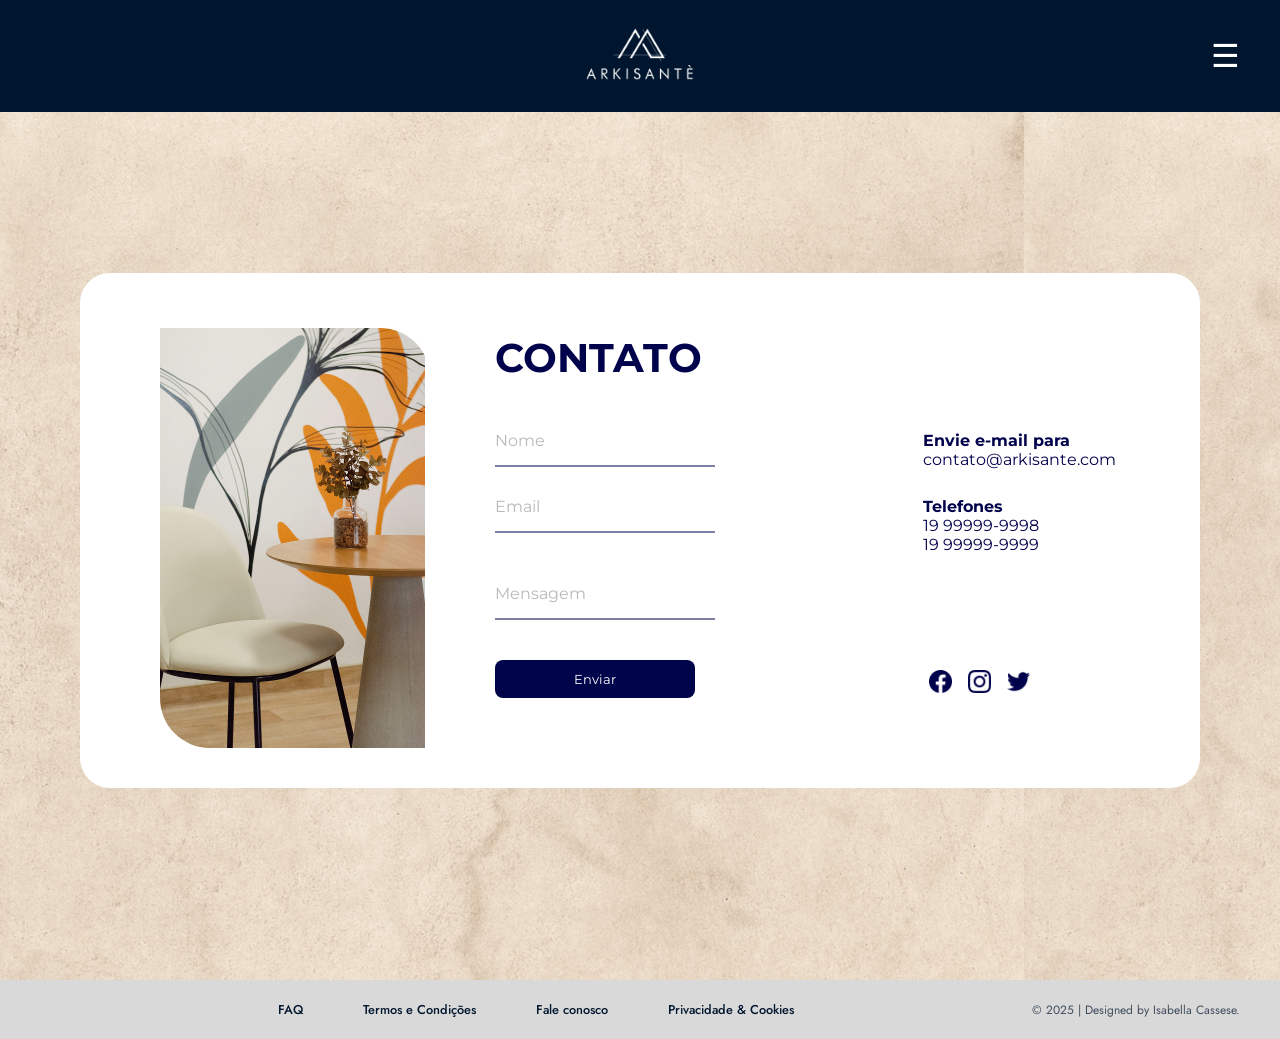
<file: contatos.html>
<!DOCTYPE html>
<html lang="pt-BR">
    <head>
        <meta charset="UTF-8">
        <meta name="viewport" content="width=device-width, initial-scale=1.0">

        <title>Arkisanté Arquitetura | Contatos</title>


        <meta name="keywords" content="architecture, architecture firm, architect, interior design, decoration, construction, renovation, residential projects, commercial projects, contemporary architecture, modern architecture, design, architecture portfolio">
        <meta name="description" content="Architecture firm specialized in clinical and healthcare projects. We design functional, safe, and welcoming spaces focused on well-being, efficiency, and contemporary design.">
        
        <link rel="stylesheet" href="styles.css">

         <!-- Google Fonts & Icons -->
        <link rel="preconnect" href="https://fonts.googleapis.com">
        <link rel="preconnect" href="https://fonts.gstatic.com" crossorigin>
        <link href="https://fonts.googleapis.com/css2?family=Material+Symbols+Outlined" rel="stylesheet">


        <link href="https://fonts.googleapis.com/css2?family=Montserrat:ital,wght@0,100..900;1,100..900&family=Jost:ital,wght@0,100..900;1,100..900&display=swap" rel="stylesheet">

        <!-- Material Symbols (ícones) -->
        <link href="https://fonts.googleapis.com/css2?family=Material+Symbols+Outlined" rel="stylesheet">

        <!-- Fontes Playfair + Montserrat -->
        <link href="https://fonts.googleapis.com/css2?family=Playfair+Display:ital,wght@0,400..900;1,400..900&family=Montserrat:wght@100..900&display=swap" rel="stylesheet">
        
    </head>
    <body>
        <div class="container">
             <!-- Header with site title and primary navigation -->
            <header>            
                <div class="header">
                    <a href="index.html">
                        <img src="./images/logo.png" alt="Arkisante logo">
                    </a>
                    <!-- checkbox to control the menu -->
                    <input type="checkbox" id="menu-toggle" class="menu-toggle">
                    <!-- Menu btn -->
                    <label for="menu-toggle" class="hamburger">
                        &#9776; 
                    </label>
                    <!-- Menu options -->
                    <nav class="navMenu" aria-label="Primary navigation">
                        <!-- header menu -->
                        <div class="navMenu-header">
                            <span class="navMenu-title">Menu</span>

                            <!-- btn to close menu -->
                            <label for="menu-toggle" class="closeMenu">
                                ✕
                            </label>
                        </div>
                        <ul>  
                            <li><a href="./index.html">Home</a></li>
                            <li><a href="./historia.html">Nossa história</a></li>
                            <li><a href="./direcao-criativa.html">Direção criativa</a></li>
                            <li><a href="./gestao.html">Gestão 360º</a></li>
                            <li><a href="./galeria.html">Galeria</a></li>
                            <li><a href="./contatos.html">Contatos</a></li>
                        </ul>
                        <!-- Menu dropdown img -->
                        <div class="nav-image">
                            <img src="./images/menu-img.png" alt="decor Arkisante">
                        </div>
                    </nav>
                </div>
            </header>
            <main>
                <div class="backgroundForms2">
                    <div class="contentForms2">
                
                        <div class="imageForms2">
                            <img src="./images/contact-img.png" alt="Forms Image 2">
                        </div>

                        <div class="mainContentForms2">

                            <div class="mainTitle2">
                                <h1 class="mainClassTitle2">
                                    CONTATO
                                </h1>
                            </div>

                            <div class="content2">
                                <div class="name2">
                                    <label for="name"></label>
                                    <input type="text" id="name2" name="name" placeholder="Nome">
                                </div>

                                <div class="email2">
                                    <label for="email"></label>
                                    <input type="email" id="email2" name="email" placeholder="Email">
                                </div>

                                <div class="message2">
                                    <label for="message"></label>
                                    <input type="message" id="message2" name="message" placeholder="Mensagem">
                                </div>

                                <div class="submit2">
                                    <input type="submit" value="Enviar" id="submitButton2">
                                </div>
                            
                                <div class="contact2">
                                    <p id="contactTitle2">Envie e-mail para</p>
                                    <a href="mailto:hi@green.com" id="contactInfo2">contato@arkisante.com</a>
                                </div>
                                <div class="adress2">
                                    <p id="contactTitle2">Telefones</p>
                                    <p id="contactContent2">19 99999-9998
                                    <br>19 99999-9999</p>
                                </div>
                                <div class="socials2">
                                    <a href="#"><img src="./images/Facebook - Negative.png" alt="Facebook"></a>
                                    <a href="#"><img src="./images/Instagram - Negative.png" alt="Instagram"></a>
                                    <a href="#"><img src="./images/Twitter - Negative.png" alt="Twitter"></a>
                                </div>
                            </div>
                        </div>
                    </div>
                </div>
            </main>
             <!-- Footer with secondary navigation and copyright -->
            <footer>
                <div class="footer-container">
                    <nav class="footer-nav" aria-label="Secondary navigation">
                        <ul>
                            <li><a href="./faq.html">FAQ</a></li>
                            <li><a href="#">Termos e Condições</a></li>
                            <li><a href="#">Fale conosco</a></li>
                            <li><a href="#">Privacidade & Cookies</a></li>
                        </ul>
                    </nav>

                    <p>&copy; 2025 | Designed by Isabella Cassese.</p>
                </div>
            </footer>
        </div>
    </body>
</html>
</file>
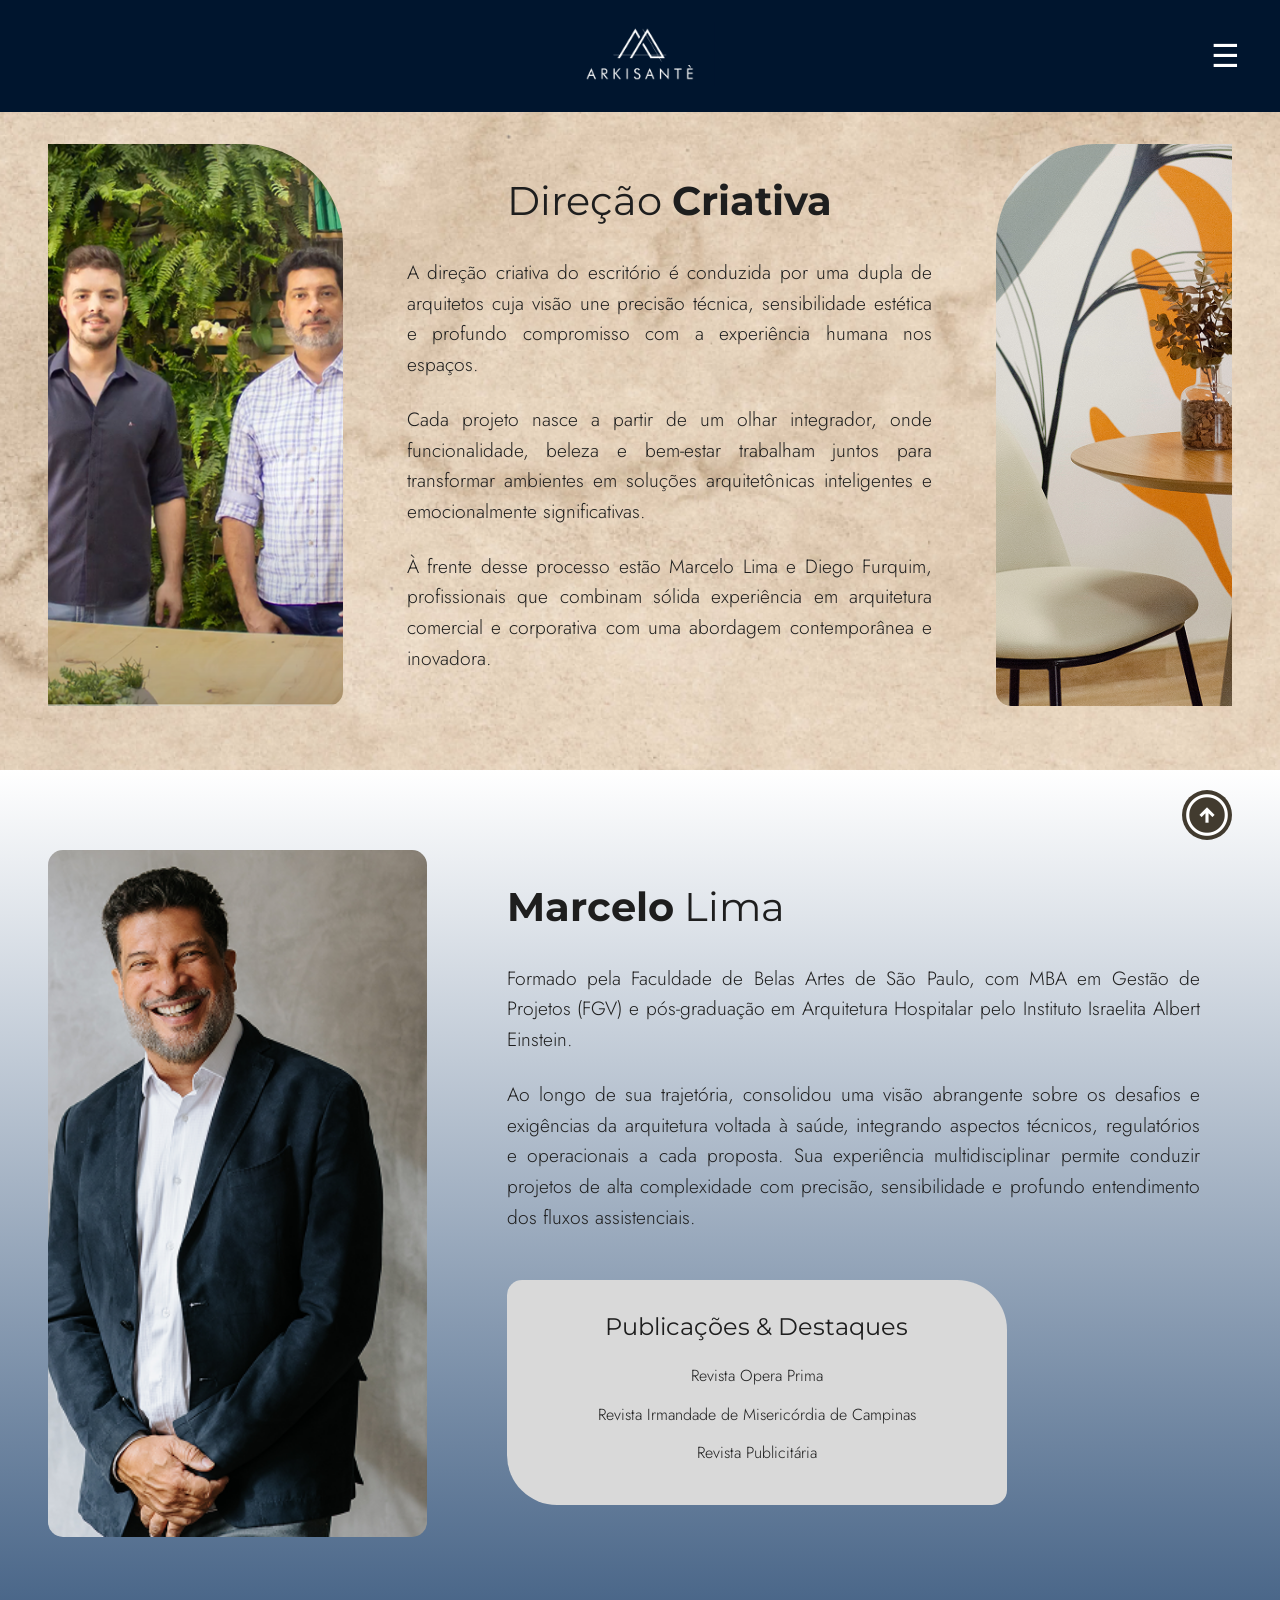
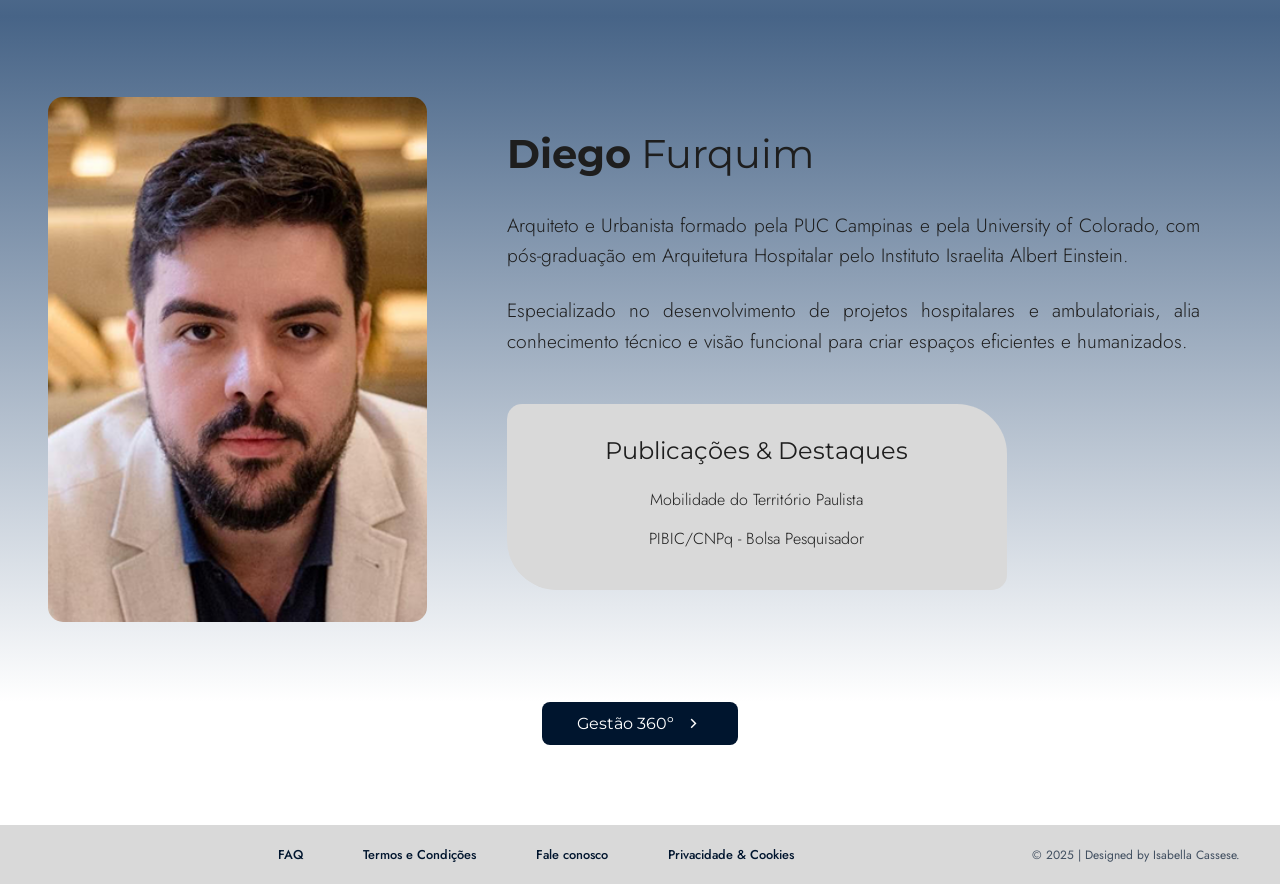
<file: direcao-criativa.html>
<!DOCTYPE html>
<html lang="pt-BR">
    <head>
        <meta charset="UTF-8">
        <meta name="viewport" content="width=device-width, initial-scale=1.0">

        <title>Arkisanté Arquitetura | Direção Criativa</title>


        <meta name="keywords" content="architecture, architecture firm, architect, interior design, decoration, construction, renovation, residential projects, commercial projects, contemporary architecture, modern architecture, design, architecture portfolio">
        <meta name="description" content="Architecture firm specialized in clinical and healthcare projects. We design functional, safe, and welcoming spaces focused on well-being, efficiency, and contemporary design.">
        
        <link rel="stylesheet" href="styles.css">

         <!-- Google Fonts & Icons -->
        <link rel="preconnect" href="https://fonts.googleapis.com">
        <link rel="preconnect" href="https://fonts.gstatic.com" crossorigin>
        <link href="https://fonts.googleapis.com/css2?family=Material+Symbols+Outlined" rel="stylesheet">


        <link href="https://fonts.googleapis.com/css2?family=Montserrat:ital,wght@0,100..900;1,100..900&family=Jost:ital,wght@0,100..900;1,100..900&display=swap" rel="stylesheet">

        <!-- Material Symbols (ícones) -->
        <link href="https://fonts.googleapis.com/css2?family=Material+Symbols+Outlined" rel="stylesheet">

        <!-- Fontes Playfair + Montserrat -->
        <link href="https://fonts.googleapis.com/css2?family=Playfair+Display:ital,wght@0,400..900;1,400..900&family=Montserrat:wght@100..900&display=swap" rel="stylesheet">
        
    </head>
    <body>
        <div class="container">
             <!-- Header with site title and primary navigation -->
           <header>            
                <div class="header">
                    <a href="index.html">
                        <img src="./images/logo.png" alt="Arkisante logo">
                    </a>
                    <!-- checkbox to control the menu -->
                    <input type="checkbox" id="menu-toggle" class="menu-toggle">
                    <!-- Menu btn -->
                    <label for="menu-toggle" class="hamburger">
                        &#9776; 
                    </label>
                    <!-- Menu options -->
                    <nav class="navMenu" aria-label="Primary navigation">
                        <!-- header menu -->
                        <div class="navMenu-header">
                            <span class="navMenu-title">Menu</span>

                            <!-- btn to close menu -->
                            <label for="menu-toggle" class="closeMenu">
                                ✕
                            </label>
                        </div>
                        <ul>  
                            <li><a href="./index.html">Home</a></li>
                            <li><a href="./historia.html">Nossa história</a></li>
                            <li><a href="./direcao-criativa.html">Direção criativa</a></li>
                            <li><a href="./gestao.html">Gestão 360º</a></li>
                            <li><a href="./galeria.html">Galeria</a></li>
                            <li><a href="./contatos.html">Contatos</a></li>
                        </ul>
                        <!-- Menu dropdown img -->
                        <div class="nav-image">
                            <img src="./images/menu-img.png" alt="decor Arkisante">
                        </div>
                    </nav>
                </div>
            </header>

            <main class="creative-team">
                <!-- Seção de Introdução ao Time -->
                <section class="mainContentTeam">
                    <img src="./images/creative-team-img.png" id="teamImg" alt="Creative Team">
                    
                    <div class="textContentTeam">
                        <h1>Direção <b>Criativa</b></h1>
                        <p>A direção criativa do escritório é conduzida por uma dupla de arquitetos cuja visão une precisão técnica, sensibilidade estética e profundo compromisso com a experiência humana nos espaços.</p>
                        <p>Cada projeto nasce a partir de um olhar integrador, onde funcionalidade, beleza e bem-estar trabalham juntos para transformar ambientes em soluções arquitetônicas inteligentes e emocionalmente significativas.</p>
                        <p>À frente desse processo estão Marcelo Lima e Diego Furquim, profissionais que combinam sólida experiência em arquitetura comercial e corporativa com uma abordagem contemporânea e inovadora.</p>
                    </div>
                    
                    <img src="./images/creative-team-img-2.png" id="layoutImg" alt="architecture creative layout">
                </section>

                <!-- Seção Marcelo Lima -->
                <section class="mainContentMarcelo">
                    <div class="marcelo-wrapper">
                        <img src="./images/marcelo-img.png" alt="architect marcelo lima">
                        
                        <div class="marceloContent">
                            <h2><b>Marcelo</b> Lima</h2>
                            <p>Formado pela Faculdade de Belas Artes de São Paulo, com MBA em Gestão de Projetos (FGV) e pós-graduação em Arquitetura Hospitalar pelo Instituto Israelita Albert Einstein.</p>
                            <p>Ao longo de sua trajetória, consolidou uma visão abrangente sobre os desafios e exigências da arquitetura voltada à saúde, integrando aspectos técnicos, regulatórios e operacionais a cada proposta. Sua experiência multidisciplinar permite conduzir projetos de alta complexidade com precisão, sensibilidade e profundo entendimento dos fluxos assistenciais.</p>                            
                            <div class="highlightsMarcelo">
                                <h3>Publicações & Destaques</h3>
                                <ul>
                                    <li>Revista Opera Prima</li>
                                    <li>Revista Irmandade de Misericórdia de Campinas</li>
                                    <li>Revista Publicitária</li>
                                </ul>
                            </div>
                        </div>
                    </div>
                </section>

                <!-- Seção Diego Furquim -->
                <section class="mainContentDiego">
                    <div class="diego-wrapper">
                        <img src="./images/diego-img.png" alt="architect diego furquim">
                        
                        <div class="diegoContent">
                            <h2><b>Diego</b> Furquim</h2>
                            <p>Arquiteto e Urbanista formado pela PUC Campinas e pela University of Colorado, com pós-graduação em Arquitetura Hospitalar pelo Instituto Israelita Albert Einstein.</p>
                            <p>Especializado no desenvolvimento de projetos hospitalares e ambulatoriais, alia conhecimento técnico e visão funcional para criar espaços eficientes e humanizados.</p>                            
                            <div class="highlightsDiego">
                                <h3>Publicações & Destaques</h3>
                                <ul>
                                    <li>Mobilidade do Território Paulista</li>
                                    <li>PIBIC/CNPq - Bolsa Pesquisador</li>
                                </ul>
                            </div>
                        </div>
                    </div>
                </section>
                <div class="management-btn">
                    <a href="./gestao.html" class="btn-learn-more">
                        Gestão 360º
                        <span class="material-symbols-outlined">navigate_next</span>
                    </a>
                </div>

                <!--Back to top button-->
                <div class="back-to-top-container">
                    <a href="#" class="back-to-top">
                        <span class="material-symbols-outlined">arrow_circle_up</span>
                    </a>
                </div>
            </main>

             <!-- Footer with secondary navigation and copyright -->
            <footer>
                <div class="footer-container">
                    <nav class="footer-nav" aria-label="Secondary navigation">
                        <ul>
                            <li><a href="./faq.html">FAQ</a></li>
                            <li><a href="#">Termos e Condições</a></li>
                            <li><a href="#">Fale conosco</a></li>
                            <li><a href="#">Privacidade & Cookies</a></li>
                        </ul>
                    </nav>

                    <p>&copy; 2025 | Designed by Isabella Cassese.</p>
                </div>
            </footer>
        </div>
    </body>
</html>
</file>
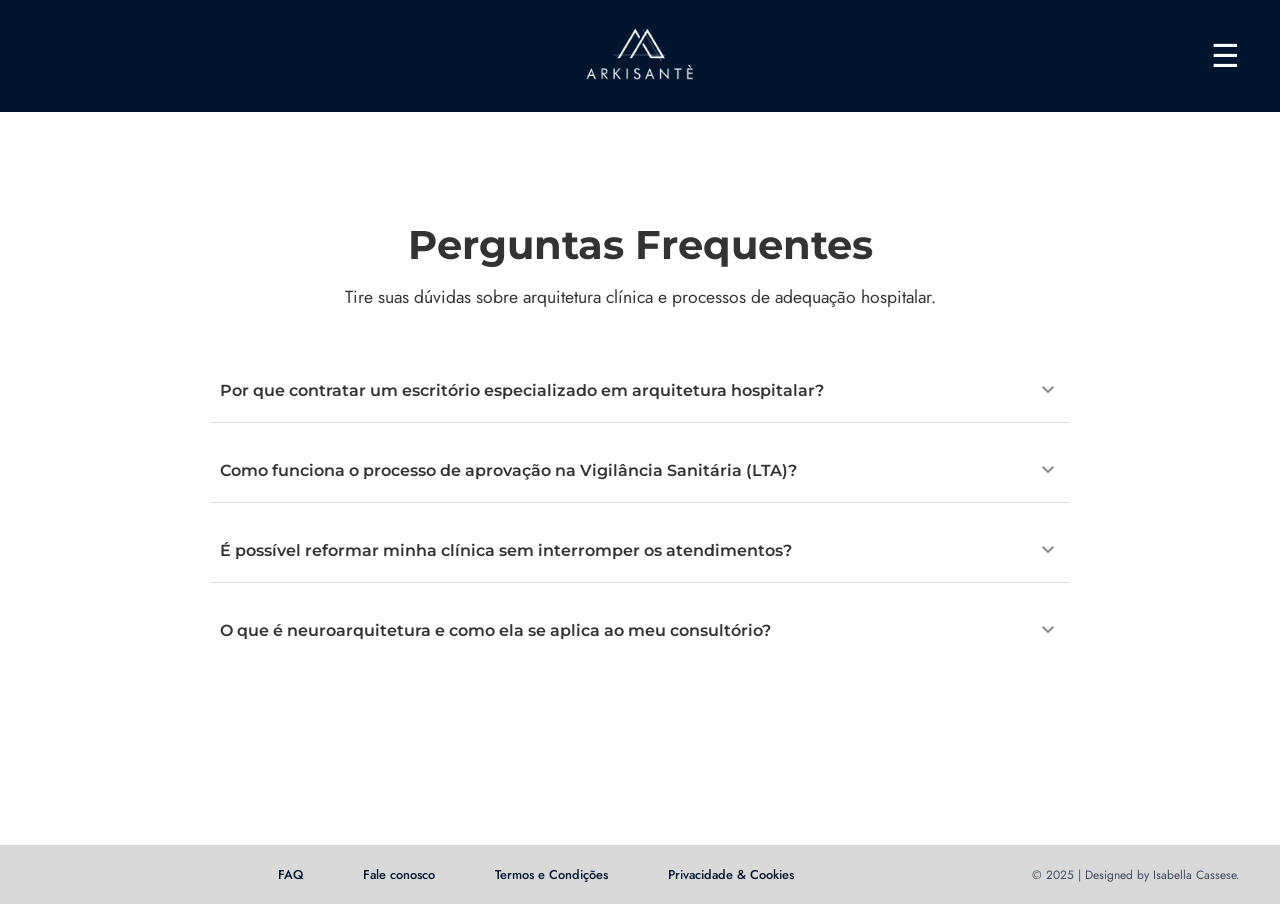
<file: faq.html>
<!DOCTYPE html>
<html lang="pt-BR">
    <head>
        <meta charset="UTF-8">
        <meta name="viewport" content="width=device-width, initial-scale=1.0">

        <title>Arkisanté Arquitetura | FAQ</title>


        <meta name="keywords" content="architecture, architecture firm, architect, interior design, decoration, construction, renovation, residential projects, commercial projects, contemporary architecture, modern architecture, design, architecture portfolio">
        <meta name="description" content="Architecture firm specialized in clinical and healthcare projects. We design functional, safe, and welcoming spaces focused on well-being, efficiency, and contemporary design.">
        
        <link rel="stylesheet" href="styles.css">

         <style>
            figcaption {
                font-family: "Montserrat", sans-serif;
                color: #FFFFFF;
                font-size: 12px;
                margin-bottom: 40px;
                padding-top: 20px;
            }
        </style>

        <link rel="preconnect" href="https://fonts.googleapis.com">
        <link rel="preconnect" href="https://fonts.gstatic.com" crossorigin>
        <link href="https://fonts.googleapis.com/css2?family=Material+Symbols+Outlined" rel="stylesheet">


        <link href="https://fonts.googleapis.com/css2?family=Montserrat:ital,wght@0,100..900;1,100..900&family=Jost:ital,wght@0,100..900;1,100..900&display=swap" rel="stylesheet">

        <link href="https://fonts.googleapis.com/css2?family=Material+Symbols+Outlined" rel="stylesheet">

        <link href="https://fonts.googleapis.com/css2?family=Playfair+Display:ital,wght@0,400..900;1,400..900&family=Montserrat:wght@100..900&display=swap" rel="stylesheet">
    </head>

    <body> 
        <div class="container">
            <header>            
                <div class="header">
                    <a href="index.html">
                        <img src="./images/logo.png" alt="Arkisante logo">
                    </a>
                    <input type="checkbox" id="menu-toggle" class="menu-toggle">
                    <label for="menu-toggle" class="hamburger">
                        &#9776; 
                    </label>
                    <nav class="navMenu" aria-label="Primary navigation">
                        <div class="navMenu-header">
                            <span class="navMenu-title">Menu</span>

                            <label for="menu-toggle" class="closeMenu">
                                ✕
                            </label>
                        </div>
                        <ul>  
                            <li><a href="./index.html">Home</a></li>
                            <li><a href="./historia.html">Nossa história</a></li>
                            <li><a href="./direcao-criativa.html">Direção criativa</a></li>
                            <li><a href="./gestao.html">Gestão 360º</a></li>
                            <li><a href="./galeria.html">Galeria</a></li>
                            <li><a href="./contatos.html">Contatos</a></li>
                        </ul>
                        <div class="nav-image">
                            <img src="./images/menu-img.png" alt="decor Arkisante">
                        </div>
                    </nav>
                </div>
            </header>
            
            <main>
                <section class="faq-section">
                    <div class="faq-header">
                        <h1>Perguntas Frequentes</h1>
                        <p>Tire suas dúvidas sobre arquitetura clínica e processos de adequação hospitalar.</p>
                    </div>

                    <div class="faq-container">
                        <details class="faq-item">
                            <summary class="faq-question">
                                Por que contratar um escritório especializado em arquitetura hospitalar?
                                <span class="material-symbols-outlined faq-icon">expand_more</span>
                            </summary>
                            <div class="faq-answer">
                                <p>Projetos de saúde exigem conhecimento técnico rigoroso sobre normas específicas, como a RDC 50 da ANVISA. Um escritório especializado garante não apenas a beleza estética, mas a funcionalidade dos fluxos, a segurança do paciente e a aprovação legal do seu estabelecimento junto aos órgãos sanitários.</p>
                            </div>
                        </details>

                        <details class="faq-item">
                            <summary class="faq-question">
                                Como funciona o processo de aprovação na Vigilância Sanitária (LTA)?
                                <span class="material-symbols-outlined faq-icon">expand_more</span>
                            </summary>
                            <div class="faq-answer">
                                <p>Nós cuidamos de toda a etapa burocrática. Elaboramos o Projeto Básico de Arquitetura (PBA) e o Memorial Descritivo conforme as exigências locais. Acompanhamos o processo desde a entrada na Vigilância Sanitária até a emissão do Laudo Técnico de Avaliação (LTA), essencial para o funcionamento da sua clínica.</p>
                            </div>
                        </details>

                        <details class="faq-item">
                            <summary class="faq-question">
                                É possível reformar minha clínica sem interromper os atendimentos?
                                <span class="material-symbols-outlined faq-icon">expand_more</span>
                            </summary>
                            <div class="faq-answer">
                                <p>Sim. Através da nossa Gestão 360º, planejamos a obra em fases estratégicas (faseamento). Isolamos áreas de trabalho para garantir a segurança biológica e o conforto acústico, permitindo que a clínica continue operando em setores não afetados durante a reforma.</p>
                            </div>
                        </details>

                        <details class="faq-item">
                            <summary class="faq-question">
                                O que é neuroarquitetura e como ela se aplica ao meu consultório?
                                <span class="material-symbols-outlined faq-icon">expand_more</span>
                            </summary>
                            <div class="faq-answer">
                                <p>A neuroarquitetura estuda como o ambiente físico impacta o cérebro humano. Em projetos de saúde, aplicamos esses conceitos através da iluminação, cores, texturas e biofilia (uso de plantas) para reduzir a ansiedade dos pacientes na sala de espera e diminuir o estresse da equipe médica.</p>
                            </div>
                        </details>
                    </div>
                </section>
            </main>
            <footer>
                <div class="footer-container">
                    <nav class="footer-nav" aria-label="Secondary navigation">
                        <ul>
                            <li><a href="#">FAQ</a></li>
                            <li><a href="#">Fale conosco</a></li>
                            <li><a href="#">Termos e Condições</a></li>
                            <li><a href="#">Privacidade & Cookies</a></li>
                        </ul>
                    </nav>

                    <p>&copy; 2025 | Designed by Isabella Cassese.</p>
                </div>
            </footer>
        </div>
    </body>
</html>
</file>
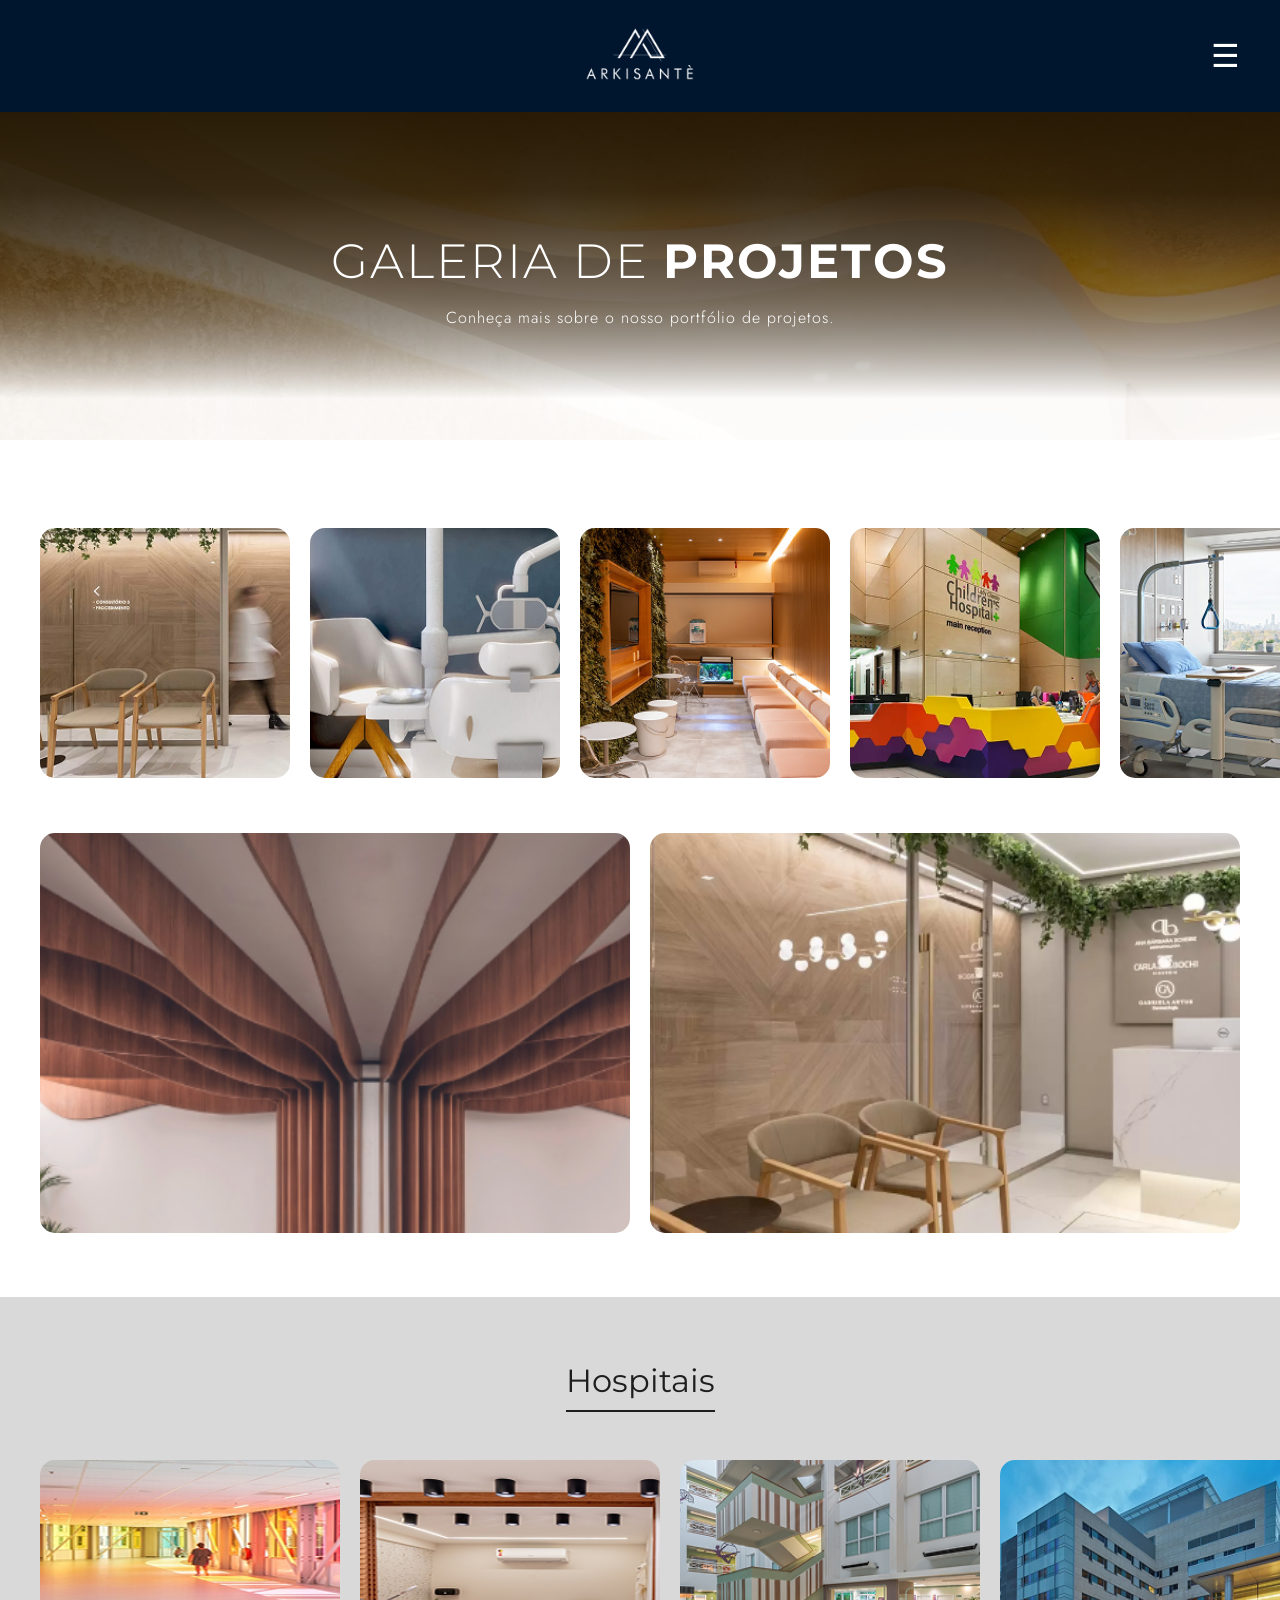
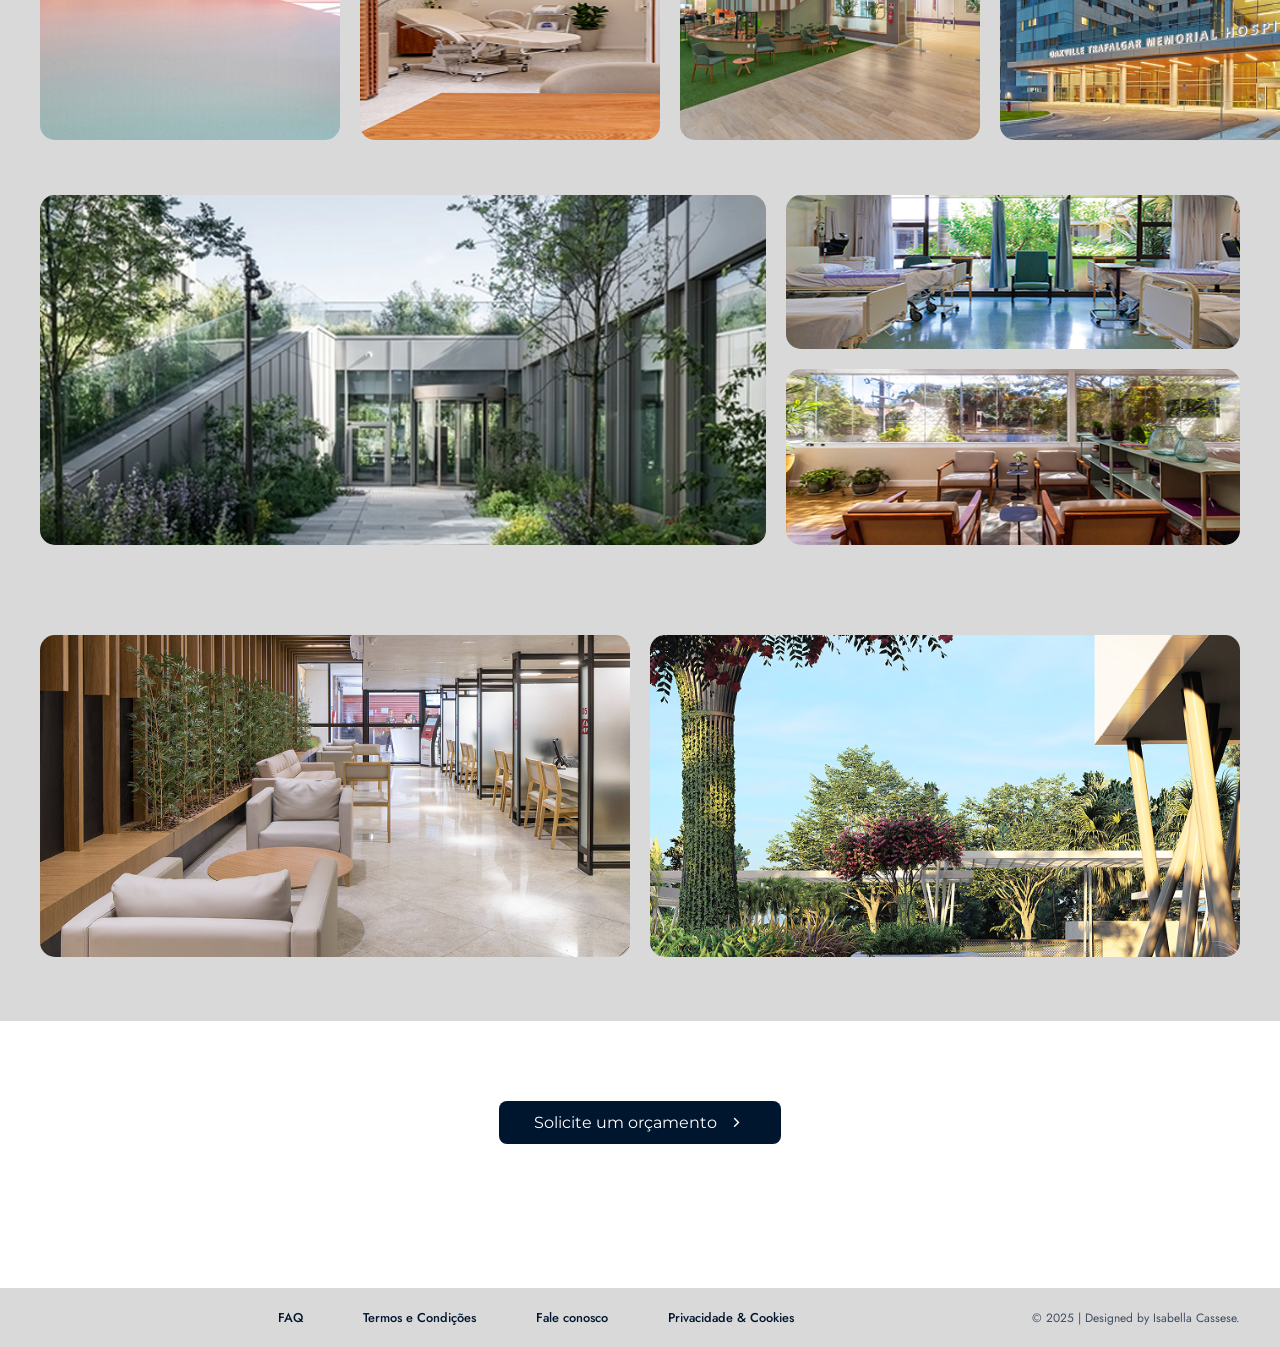
<file: galeria.html>
<!DOCTYPE html>
<html lang="pt-BR">
<head>
    <meta charset="UTF-8">
        <meta name="viewport" content="width=device-width, initial-scale=1.0">

        <title>Arkisanté Arquitetura | Galeria</title>


        <meta name="keywords" content="architecture, architecture firm, architect, interior design, decoration, construction, renovation, residential projects, commercial projects, contemporary architecture, modern architecture, design, architecture portfolio">
        <meta name="description" content="Architecture firm specialized in clinical and healthcare projects. We design functional, safe, and welcoming spaces focused on well-being, efficiency, and contemporary design.">
        
        <link rel="stylesheet" href="styles.css">

         <!-- Google Fonts & Icons -->
        <link rel="preconnect" href="https://fonts.googleapis.com">
        <link rel="preconnect" href="https://fonts.gstatic.com" crossorigin>
        <link href="https://fonts.googleapis.com/css2?family=Material+Symbols+Outlined" rel="stylesheet">


        <link href="https://fonts.googleapis.com/css2?family=Montserrat:ital,wght@0,100..900;1,100..900&family=Jost:ital,wght@0,100..900;1,100..900&display=swap" rel="stylesheet">

        <!-- Material Symbols (ícones) -->
        <link href="https://fonts.googleapis.com/css2?family=Material+Symbols+Outlined" rel="stylesheet">

        <!-- Fontes Playfair + Montserrat -->
        <link href="https://fonts.googleapis.com/css2?family=Playfair+Display:ital,wght@0,400..900;1,400..900&family=Montserrat:wght@100..900&display=swap" rel="stylesheet">
        
</head>
<body>
    <div class="container">
        <!-- Header with site title and primary navigation -->
        <header>            
            <div class="header">
                <a href="index.html">
                    <img src="./images/logo.png" alt="Arkisante logo">
                </a>
                <!-- checkbox to control the menu -->
                <input type="checkbox" id="menu-toggle" class="menu-toggle">
                <!-- Menu btn -->
                <label for="menu-toggle" class="hamburger">
                    &#9776; 
                </label>
                <!-- Menu options -->
                <nav class="navMenu" aria-label="Primary navigation">
                    <!-- header menu -->
                    <div class="navMenu-header">
                        <span class="navMenu-title">Menu</span>

                        <!-- btn to close menu -->
                        <label for="menu-toggle" class="closeMenu">
                            ✕
                        </label>
                    </div>
                    <ul>  
                        <li><a href="./index.html">Home</a></li>
                        <li><a href="./historia.html">Nossa história</a></li>
                        <li><a href="./direcao-criativa.html">Direção criativa</a></li>
                        <li><a href="./gestao.html">Gestão 360º</a></li>
                        <li><a href="./galeria.html">Galeria</a></li>
                        <li><a href="./contatos.html">Contatos</a></li>
                    </ul>
                    <!-- Menu dropdown img -->
                    <div class="nav-image">
                        <img src="./images/menu-img.png" alt="decor Arkisante">
                    </div>
                </nav>
            </div>
        </header>
        <!-- Main content area -->
         <main class="gallery-section">
            <section class="gallery-hero">
                <div class="hero-content">
                    <h1>GALERIA DE <b>PROJETOS</b></h1>
                    <p>Conheça mais sobre o nosso portfólio de projetos.</p>
                </div>

                <div class="gallery-grid-top">
                    <div class="row-small-items">
                        <img src="./images/gallery1.png" alt="Projeto Clínica 1" class="gallery-img">
                        <img src="./images/gallery2.png" alt="Projeto Clínica 2" class="gallery-img">
                        <img src="./images/gallery3.png" alt="Projeto Clínica 3" class="gallery-img">
                        <img src="./images/gallery4.png" alt="Projeto Clínica 4" class="gallery-img">
                        <img src="./images/gallery5.png" alt="Projeto Clínica 5" class="gallery-img">
                    </div>

                    <div class="row-wide-items">
                        <img src="./images/gallery6.png" alt="Projeto Panorâmico 1" class="gallery-img-wide">
                        <img src="./images/gallery7.png" alt="Projeto Panorâmico 2" class="gallery-img-wide">
                    </div>
                </div>
            </section>

            <section class="gallery-hospitals">
                <div class="section-title">
                    <h2>Hospitais</h2>
                </div>

                <div class="hospitals-grid">
                    <div class="hospitals-row-4">
                        <img src="./images/gallery8.png" alt="Hospital 1" class="hosp-img">
                        <img src="./images/gallery9.png" alt="Hospital 2" class="hosp-img">
                        <img src="./images/gallery10.png" alt="Hospital 3" class="hosp-img">
                        <img src="./images/gallery11.png" alt="Hospital 4" class="hosp-img">
                    </div>

                    <div class="hospitals-mixed-layout">
                        <div class="mixed-left">
                            <img src="./images/gallery12.png" alt="Hospital Externo Grande" class="hosp-img-large">
                        </div>
                        <div class="mixed-right">
                            <img src="./images/gallery13.png" alt="Hospital Quarto" class="hosp-img-small">
                            <img src="./images/gallery14.png" alt="Hospital Recepção" class="hosp-img-small">
                        </div>
                    </div>

                    <div class="hospitals-row-2">
                        <img src="./images/gallery15.png" alt="Hospital Área Comum" class="hosp-img-medium">
                        <img src="./images/gallery16.png" alt="Hospital Área Externa" class="hosp-img-medium">
                    </div>
                </div>
            </section>

            <div class="contact-btn">
                    <a href="./contatos.html" class="btn-learn-more">
                        Solicite um orçamento
                        <span class="material-symbols-outlined">navigate_next</span>
                    </a>
                </div>
        </main>
        <!-- Footer with secondary navigation and copyright -->
        <footer>
            <div class="footer-container">
                <nav class="footer-nav" aria-label="Secondary navigation">
                    <ul>
                        <li><a href="./faq.html">FAQ</a></li>
                        <li><a href="#">Termos e Condições</a></li>
                        <li><a href="#">Fale conosco</a></li>
                        <li><a href="#">Privacidade & Cookies</a></li>
                    </ul>
                </nav>

                <p>&copy; 2025 | Designed by Isabella Cassese.</p>
            </div>
        </footer>
    </div>
        


</body>
</html>
</file>
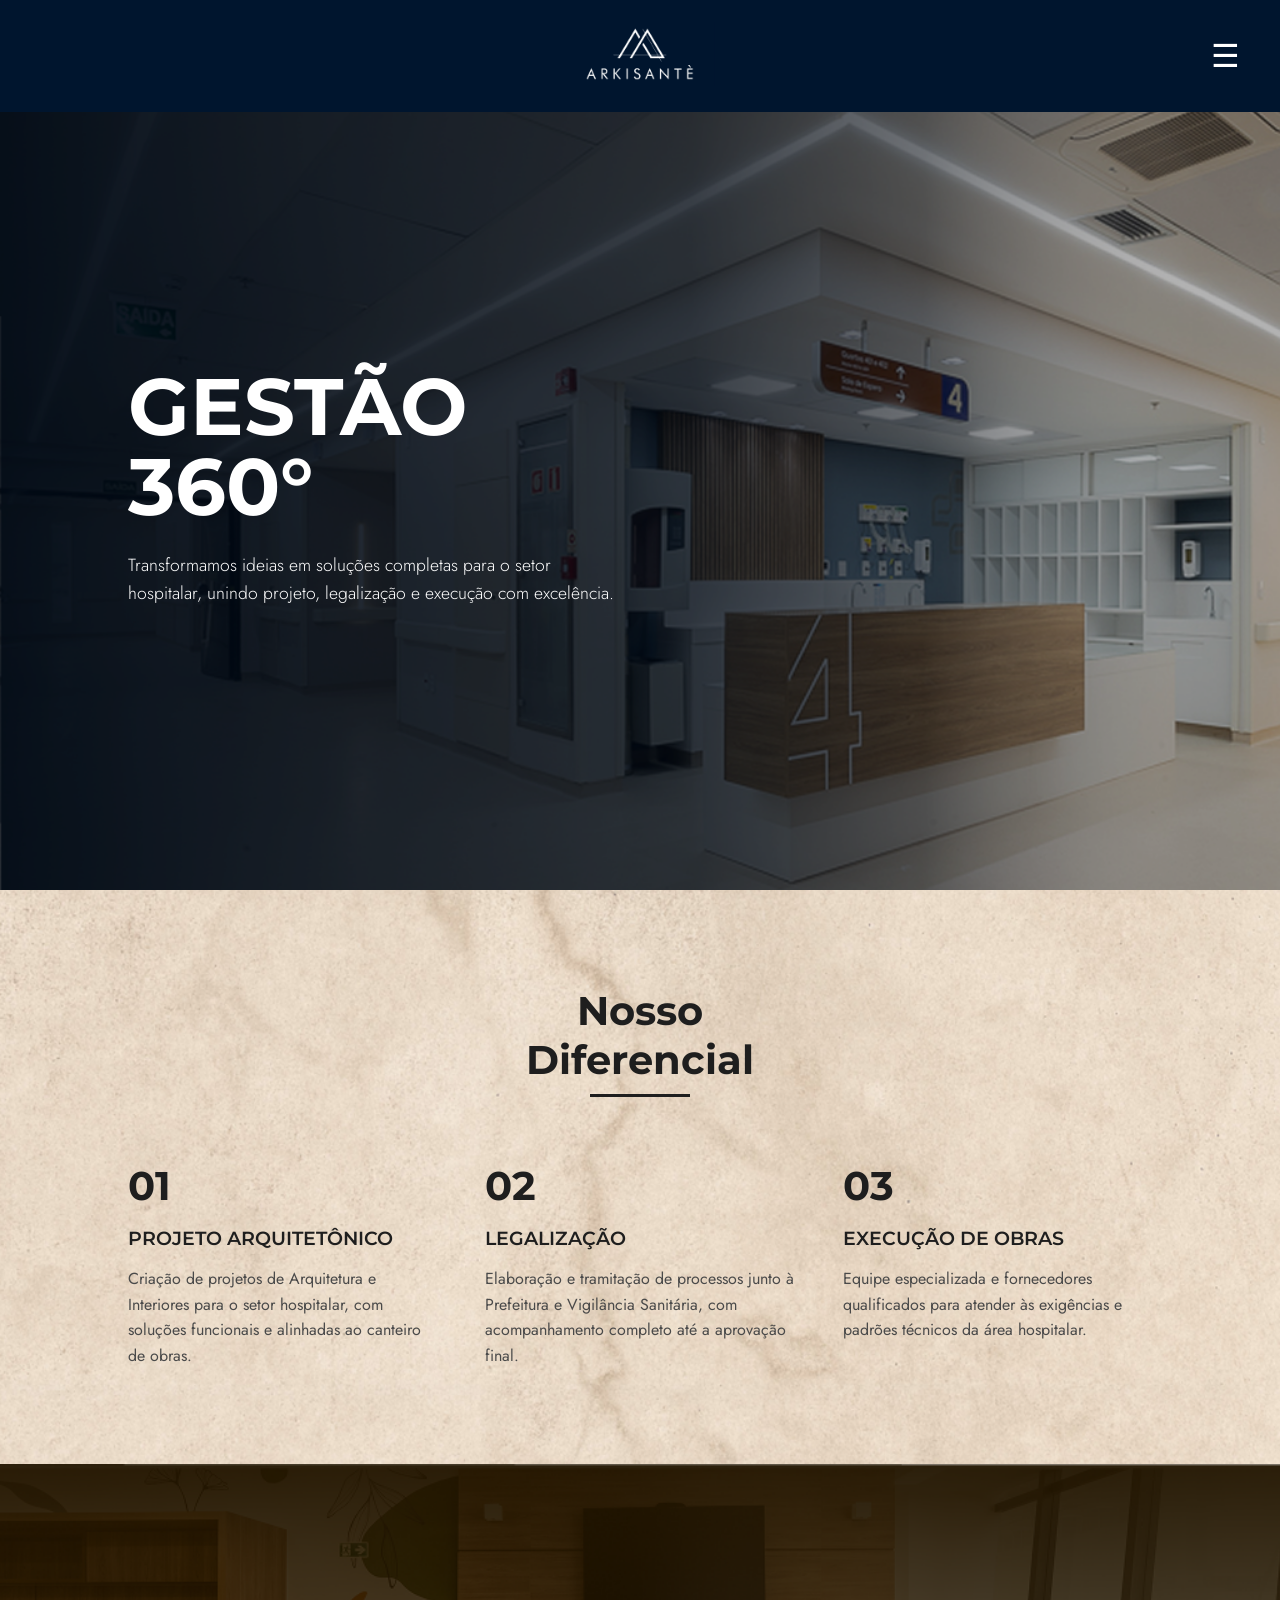
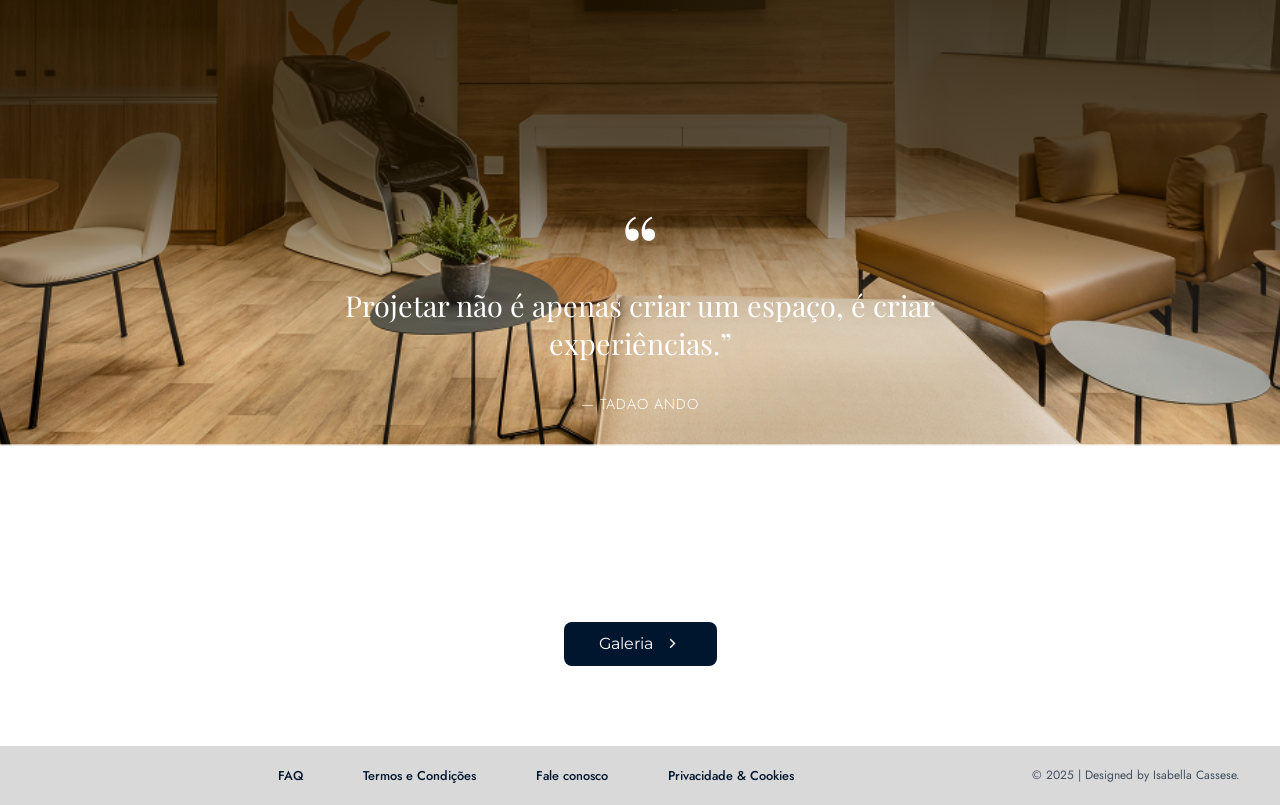
<file: gestao.html>
<!DOCTYPE html>
<html lang="pt-BR">
    <head>
        <meta charset="UTF-8">
        <meta name="viewport" content="width=device-width, initial-scale=1.0">

        <title>Arkisanté Arquitetura | Gestão 360°</title>


        <meta name="keywords" content="architecture, architecture firm, architect, interior design, decoration, construction, renovation, residential projects, commercial projects, contemporary architecture, modern architecture, design, architecture portfolio">
        <meta name="description" content="Architecture firm specialized in clinical and healthcare projects. We design functional, safe, and welcoming spaces focused on well-being, efficiency, and contemporary design.">
        
        <link rel="stylesheet" href="styles.css">

         <!-- Google Fonts & Icons -->
        <link rel="preconnect" href="https://fonts.googleapis.com">
        <link rel="preconnect" href="https://fonts.gstatic.com" crossorigin>
        <link href="https://fonts.googleapis.com/css2?family=Material+Symbols+Outlined" rel="stylesheet">


        <link href="https://fonts.googleapis.com/css2?family=Montserrat:ital,wght@0,100..900;1,100..900&family=Jost:ital,wght@0,100..900;1,100..900&display=swap" rel="stylesheet">

        <!-- Material Symbols (ícones) -->
        <link href="https://fonts.googleapis.com/css2?family=Material+Symbols+Outlined" rel="stylesheet">

        <!-- Fontes Playfair + Montserrat -->
        <link href="https://fonts.googleapis.com/css2?family=Playfair+Display:ital,wght@0,400..900;1,400..900&family=Montserrat:wght@100..900&display=swap" rel="stylesheet">

    </head>
    <body>
        <div class="container">
             <!-- Header with site title and primary navigation -->
           <header>            
                <div class="header">
                    <a href="index.html">
                        <img src="./images/logo.png" alt="Arkisante logo">
                    </a>
                    <!-- checkbox to control the menu -->
                    <input type="checkbox" id="menu-toggle" class="menu-toggle">
                    <!-- Menu btn -->
                    <label for="menu-toggle" class="hamburger">
                        &#9776; 
                    </label>
                    <!-- Menu options -->
                    <nav class="navMenu" aria-label="Primary navigation">
                        <!-- header menu -->
                        <div class="navMenu-header">
                            <span class="navMenu-title">Menu</span>

                            <!-- btn to close menu -->
                            <label for="menu-toggle" class="closeMenu">
                                ✕
                            </label>
                        </div>
                        <ul>  
                            <li><a href="./index.html">Home</a></li>
                            <li><a href="./historia.html">Nossa história</a></li>
                            <li><a href="./direcao-criativa.html">Direção criativa</a></li>
                            <li><a href="./gestao.html">Gestão 360º</a></li>
                            <li><a href="./galeria.html">Galeria</a></li>
                            <li><a href="./contatos.html">Contatos</a></li>
                        </ul>
                        <!-- Menu dropdown img -->
                        <div class="nav-image">
                            <img src="./images/menu-img.png" alt="decor Arkisante">
                        </div>
                    </nav>
                </div>
            </header>
            <main class="mainManagement">
                <section class="mainContentManagement">
                    <img src="./images/gestao-img1.png" class="firstImgManagement" alt="Management layout">
                    <div class="textContentManagement">
                        <h1><b>Gestão 360°</b></h1>
                        <p>Transformamos ideias em soluções completas para o setor hospitalar, unindo projeto, legalização e execução com excelência.</p>
                    </div>
                    <section class="contentStrengths">
                        <h2>
                            <span class="line-1">Nosso</span>
                            <span class="line-2">Diferencial</span>
                        </h2>
                        <div class="strengths-items">

                            <div class="item">
                                <div class="strength-text">
                                    <h3>Projeto arquitetônico</h3>
                                    <p>Criação de projetos de Arquitetura e Interiores para o setor hospitalar, com soluções funcionais e alinhadas ao canteiro de obras.</p>
                                </div>
                            </div>

                            <div class="item">
                                <div class="strength-text">
                                    <h3>Legalização</h3>
                                    <p>Elaboração e tramitação de processos junto à Prefeitura e Vigilância Sanitária, com acompanhamento completo até a aprovação final.</p>
                                </div>
                            </div>

                            <div class="item">
                                <div class="strength-text">
                                    <h3>Execução de obras</h3>
                                    <p>Equipe especializada e fornecedores qualificados para atender às exigências e padrões técnicos da área hospitalar.</p>
                                </div>
                            </div>

                        </div>
                    </section>
                    <img src="./images/gestao-img2.png" id="secondImgManagement" alt="architecture management layout">
                </section>
                <section class="quote-section">
                    <blockquote>
                        <span class="quote-mark">“</span>
                        Projetar não é apenas criar um espaço,  
                        é criar experiências.”
                        <cite>— Tadao Ando</cite>
                    </blockquote>
                </section>
                <div class="galeria-btn">
                    <a href="./galeria.html" class="btn-learn-more">
                        Galeria
                        <span class="material-symbols-outlined">navigate_next</span>
                    </a>
                </div>
            </main>
            <!-- Footer with secondary navigation and copyright -->
            <footer>
                <div class="footer-container">
                    <nav class="footer-nav" aria-label="Secondary navigation">
                        <ul>
                            <li><a href="./faq.html">FAQ</a></li>
                            <li><a href="#">Termos e Condições</a></li>
                            <li><a href="#">Fale conosco</a></li>
                            <li><a href="#">Privacidade & Cookies</a></li>
                        </ul>
                    </nav>

                    <p>&copy; 2025 | Designed by Isabella Cassese.</p>
                </div>
            </footer>
        </div>
    </body>
</html>
</file>
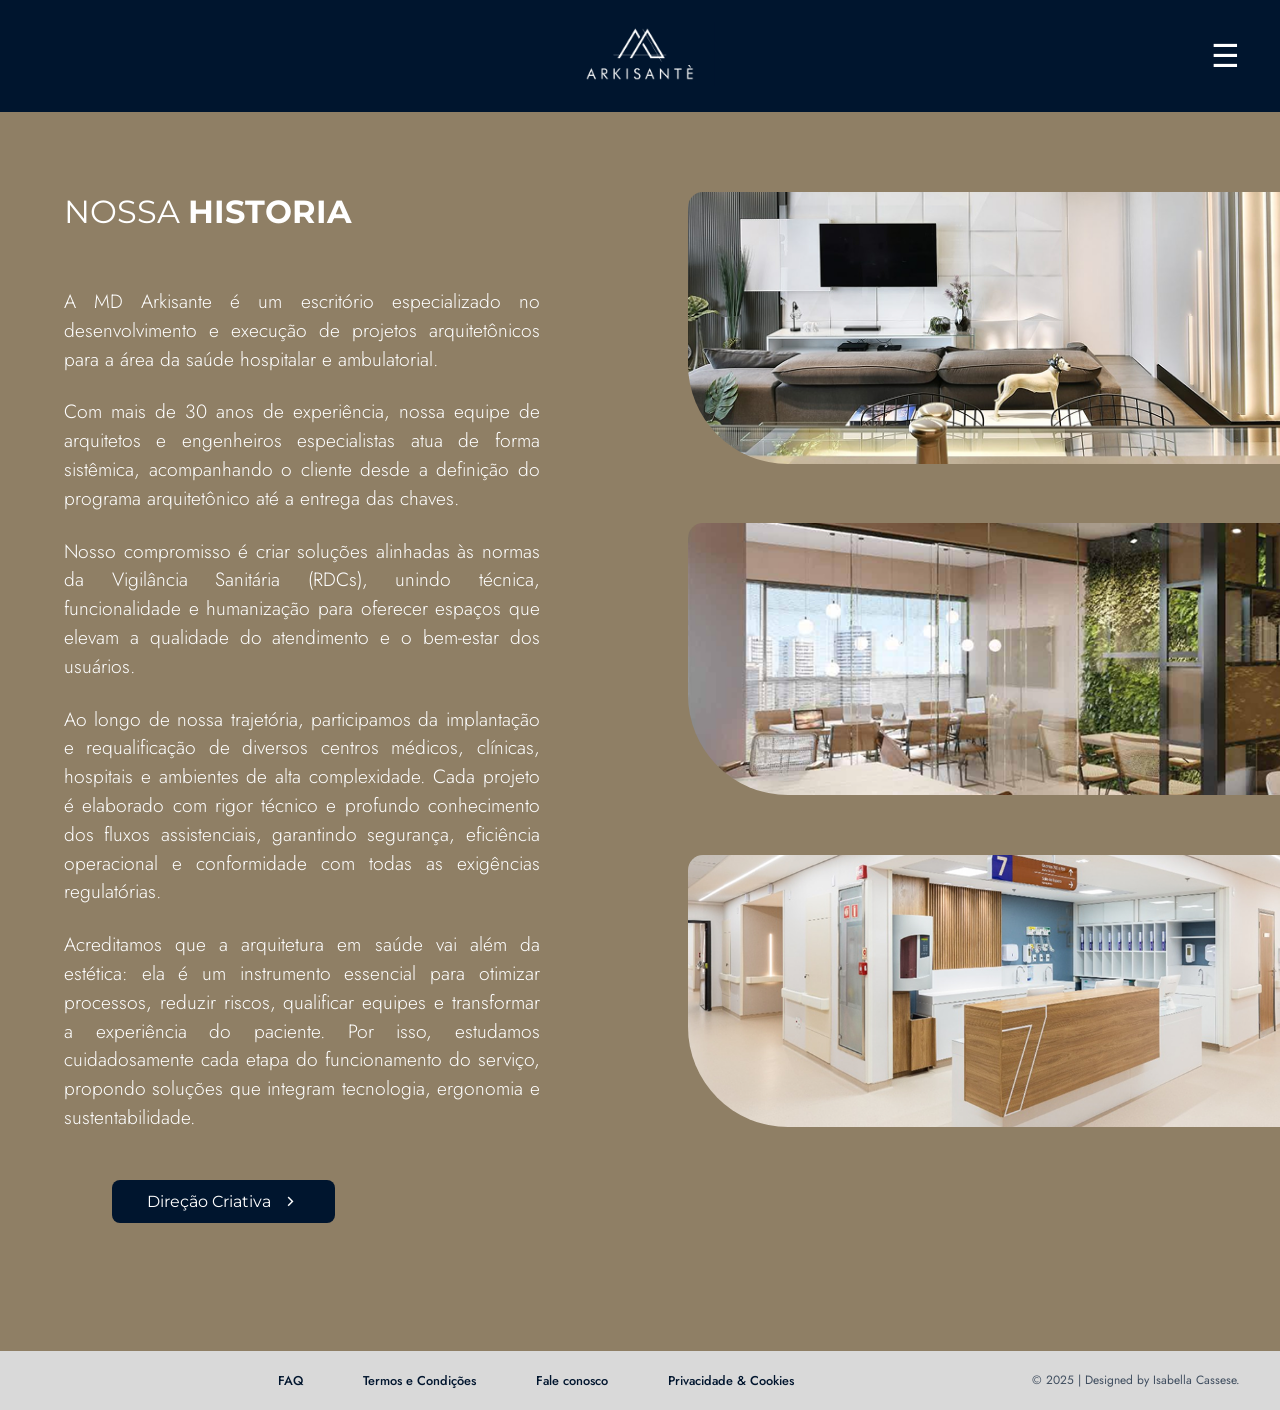
<file: historia.html>
<!DOCTYPE html>
<html lang="pt-BR">
    <head>
        <meta charset="UTF-8">
        <meta name="viewport" content="width=device-width, initial-scale=1.0">

        <title>Arkisanté Arquitetura | História</title>


        <meta name="keywords" content="architecture, architecture firm, architect, interior design, decoration, construction, renovation, residential projects, commercial projects, contemporary architecture, modern architecture, design, architecture portfolio">
        <meta name="description" content="Architecture firm specialized in clinical and healthcare projects. We design functional, safe, and welcoming spaces focused on well-being, efficiency, and contemporary design.">
        
        <link rel="stylesheet" href="styles.css">

        <!-- Google Fonts & Icons -->
        <link rel="preconnect" href="https://fonts.googleapis.com">
        <link rel="preconnect" href="https://fonts.gstatic.com" crossorigin>
        <link href="https://fonts.googleapis.com/css2?family=Material+Symbols+Outlined" rel="stylesheet">


        <link href="https://fonts.googleapis.com/css2?family=Montserrat:ital,wght@0,100..900;1,100..900&family=Jost:ital,wght@0,100..900;1,100..900&display=swap" rel="stylesheet">

        <!-- Material Symbols (ícones) -->
        <link href="https://fonts.googleapis.com/css2?family=Material+Symbols+Outlined" rel="stylesheet">

        <!-- Fontes Playfair + Montserrat -->
        <link href="https://fonts.googleapis.com/css2?family=Playfair+Display:ital,wght@0,400..900;1,400..900&family=Montserrat:wght@100..900&display=swap" rel="stylesheet">

    </head>
    <body class="history-page">
        <div class="container">
            <!-- Header with site title and primary navigation -->
            <header>            
                <div class="header">
                    <a href="index.html">
                        <img src="./images/logo.png" alt="Arkisante logo">
                    </a>
                    <!-- checkbox to control the menu -->
                    <input type="checkbox" id="menu-toggle" class="menu-toggle">
                    <!-- Menu btn -->
                    <label for="menu-toggle" class="hamburger">
                        &#9776; 
                    </label>
                    <!-- Menu options -->
                    <nav class="navMenu" aria-label="Primary navigation">
                        <!-- header menu -->
                        <div class="navMenu-header">
                            <span class="navMenu-title">Menu</span>

                            <!-- btn to close menu -->
                            <label for="menu-toggle" class="closeMenu">
                                ✕
                            </label>
                        </div>
                        <ul>  
                            <li><a href="./index.html">Home</a></li>
                            <li><a href="./historia.html">Nossa história</a></li>
                            <li><a href="./direcao-criativa.html">Direção criativa</a></li>
                            <li><a href="./gestao.html">Gestão 360º</a></li>
                            <li><a href="./galeria.html">Galeria</a></li>
                            <li><a href="./contatos.html">Contatos</a></li>
                        </ul>
                        <!-- Menu dropdown img -->
                        <div class="nav-image">
                            <img src="./images/menu-img.png" alt="decor Arkisante">
                        </div>
                    </nav>
                </div>
            </header>
            <main>
                <div class="history-container">
                    <div class="history-content">
                        <h1>
                            <span class="line-1">NOSSA</span>
                            <span class="line-2"><b>HISTORIA</b></span>
                        </h1>
                        <div class="history-text">
                            <p>
                                A MD Arkisante é um escritório especializado no desenvolvimento e execução de projetos arquitetônicos para a área da saúde hospitalar e ambulatorial.
                            </p>                            <p>
                                Com mais de 30 anos de experiência, nossa equipe de arquitetos e engenheiros especialistas atua de forma sistêmica, acompanhando o cliente desde a definição do programa arquitetônico até a entrega das chaves.
                            </p>
                            <p>
                                Nosso compromisso é criar soluções alinhadas às normas da Vigilância Sanitária (RDCs), unindo técnica, funcionalidade e humanização para oferecer espaços que elevam a qualidade do atendimento e o bem-estar dos usuários.
                            </p>                            <p>
                                Ao longo de nossa trajetória, participamos da implantação e requalificação de diversos centros médicos, clínicas, hospitais e ambientes de alta complexidade. Cada projeto é elaborado com rigor técnico e profundo conhecimento dos fluxos assistenciais, garantindo segurança, eficiência operacional e conformidade com todas as exigências regulatórias.
                            </p>                            <p>Acreditamos que a arquitetura em saúde vai além da estética: ela é um instrumento essencial para otimizar processos, reduzir riscos, qualificar equipes e transformar a experiência do paciente. Por isso, estudamos cuidadosamente cada etapa do funcionamento do serviço, propondo soluções que integram tecnologia, ergonomia e sustentabilidade.
                            </p>
                        </div>
                        <div class="creative-btn">
                            <a href="./direcao-criativa.html" class="btn-learn-more">Direção Criativa
                                <span class="material-symbols-outlined">
                                navigate_next
                                </span>
                            </a>
                        </div>
                    </div>
                    <div class="history-img">
                        <img src="./images/history1.png" id= "history-1" alt="office architecture">
                        <img src="./images/history2.png" id= "history-2" alt="office architecture 2">
                        <img src="./images/history3.png" id= "history-3" alt="hospital entrance architecture">
                    </div>
                </div>
            </main>
            <!-- Footer with secondary navigation and copyright -->
            <footer>
                <div class="footer-container">
                    <nav class="footer-nav" aria-label="Secondary navigation">
                        <ul>
                            <li><a href="./faq.html">FAQ</a></li>
                            <li><a href="#">Termos e Condições</a></li>
                            <li><a href="#">Fale conosco</a></li>
                            <li><a href="#">Privacidade & Cookies</a></li>
                        </ul>
                    </nav>

                    <p>&copy; 2025 | Designed by Isabella Cassese.</p>
                </div>
            </footer>
        </div>
    </body>
</html>
</file>
<file: styles.css>
* {
    box-sizing: border-box;
    margin: 0px;
    padding: 0px;
}

@keyframes fadeIn {
    from { opacity: 0; transform: translateY(-5px); }
    to { opacity: 1; transform: translateY(0); }
}
@keyframes organic-breathe {
    0% {
        border-radius: 100px 15px 100px 15px;
        transform: scale(1);
        box-shadow: 0 0 0 rgba(0,0,0,0);
    }
    50% {
        border-radius: 30px 90px 30px 90px;
        transform: scale(1.02);
        box-shadow: 0 10px 20px rgba(0,0,0,0.1);
    }
    100% {
        border-radius: 100px 15px 100px 15px;
        transform: scale(1);
        box-shadow: 0 0 0 rgba(0,0,0,0);
    }
}


:root{
    --textColorDark:#1E1E1E; 
    --textColorClear:#FFFFFF;
    --titleSize: 2.5rem;
    --textSize: 1.2rem;
    --textFooterSize: 0.8rem;
    --titleWeight: 400;
    --textWeight: 300;
    --btnFontSize: 1rem;
    --figcaptionSize: 1rem;
    --fiigCaptionWeight: 500;
    --titleFamily: 'Montserrat', sans-serif;
    --textFamily: 'Jost', sans-serif;
    
    
}

html{
    scroll-padding-top: 110px;
    scroll-behavior: smooth;
    overflow-x: hidden;
    max-width: 100vw;
}

body{
    margin: 0;
    padding-top: 80px;
    overflow-x: hidden;
    max-width: 100vw;
    position: relative;
}

.header {
    position: fixed;
    top: 0;
    left: 50%;
    transform: translateX(-50%);
    width: 100%;
    max-width: 1920px;
    height: 7rem;
    background-color: #00152E;
    z-index: 1000;

    display: flex;
    align-items: center;
    justify-content: center;
    padding: 0 40px;
    box-sizing: border-box;
}


.header img{
    width: 150px;
    height: auto;
}

.hamburger {
    position: absolute;
    right: 40px;
    top: 50%;
    transform: translateY(-50%);
    cursor: pointer;
    font-size: 2rem;
    color: #ffffff;
}

.menu-toggle {
    display: none;
}

.navMenu {
    position: fixed;
    top: 0;
    right: -100%;
    width: 320px;
    max-width: 85vw;
    height: 45rem;
    background-color: #00152E;
    color: #ffffff;
    padding: 32px 40px 32px 40px;
    box-sizing: border-box;
    border-radius: 0 0 0 15px;

    display: flex;
    flex-direction: column;

    transition: right 0.5s ease;
    z-index: 900;
    overflow-x: hidden;
}

.navMenu-header {
    display: flex;
    justify-content: space-between;
    align-items: center;
}

.navMenu-title {
    font-family: "Montserrat", sans-serif;
    font-weight: 600;
    font-size: 20px;
}

.closeMenu {
    cursor: pointer;
    font-size: 1.5rem;
    padding-top: 0.7rem;
    padding-left: 0.3rem;
}
.closeMenu:hover {
    color: #a1772d;
}

.closeMenu:active {
    opacity: 0.7;
}

.navMenu ul {
    list-style: none;
    margin: 32px 0 0 0;
    padding: 0;
    display: flex;
    flex-direction: column;
    gap: 1.5rem;
    
}

.navMenu ul li a {
    text-decoration: none;
    font-family: "Montserrat", sans-serif;
    font-size: 18px;
}

.navMenu ul li a:link,
.navMenu ul li a:visited {
    color: #ffffff;
}

.navMenu ul li a:hover {
    color: #a1772d;
}

.navMenu ul li a:active {
    opacity: 0.7;
}

/* transition navMenu to open*/
.menu-toggle:checked ~ .navMenu {
    right: 0;
} 

.nav-image {
    position: relative;
    width: calc(100% + 40px);
    margin-right: -40px;
    overflow: hidden;
    padding-top: 3rem;
}

.nav-image img {
    width: 18rem;
    height: auto;
    display: block;
    object-fit: cover;
    border-radius: 15px 0 0 15px;
    margin-left: auto;
}

.main-content {
    background-image: url("../final-project-responsive-static-website/images/bg-img.webp");
    background-size: cover;
    background-position: center;
    background-repeat: no-repeat;
    width: 100%;
    height: 80rem;
}
.main-text h1{
    font-family: var(--titleFamily);
    font-size: var(--titleSize);
    color: var(--textColorDark);
    font-weight: var(--titleWeight);
    margin: 1.5rem 0 3rem 0;
    text-align: center;
}

.main-text{
    font-family: var(--textFamily);
    color: var(--textColorDark);
    font-size: var(--textSize);
    font-weight: var(--textWeight);
    text-align: justify;
    margin: 5rem 10% 4rem 10%;
    line-height: 1.5;
}

.main-text p {
  margin-top: 3rem;
}


#first-img img{
    width: 100%;
    max-width: 100%;
    height: 30rem;
    display: block;
    object-fit: cover;

}


.history-btn{
    display: flex;
    justify-content: center;
    padding-bottom: 5rem;
}

#element-img{
    position: absolute;
    top: 30rem;
    left: 10rem;
    width: 150px;
    height: auto;
    z-index: 1;
}

.aside-content{
    background-color: #8F7F65;
    background-size: cover;
    background-position: center;
    width: 100%;
    display: flex;
    justify-content: center;
    align-items: center;
    flex-direction: column;
    padding-bottom: 4rem;
}

.aside-title h3{
    font-family: var(--titleFamily);
    font-size: var(--titleSize);
    color: var(--textColorClear);
    font-weight: var(--titleWeight);
    text-align: center;
    padding: 4rem 2rem 1rem 2rem;
}

.aside-text{
    font-family: var(--textFamily);
    color: var(--textColorClear);
    font-size: var(--textSize);
    font-weight: var(--textWeight);
    text-align: center;
    margin: 0 20% 4rem 20%;
    line-height: 1.5;
}

.aside-img .aside-vertical { 
    display: none;
}
.aside-img .aside-horizontal { 
    display: flex; 
    border-radius: 100px 15px 100px 15px;
}

.aside-img img {
    border-radius: 100px 15px 100px 15px;
    transition: all 0.6s ease-in-out; 
    will-change: border-radius, transform; 
}

.projeto-figure:hover img {
    animation: organic-breathe 4s infinite ease-in-out;
    
    filter: brightness(1.05);
}

.projeto-figure figcaption {
    transition: transform 0.4s ease;
}

.projeto-figure:hover figcaption {
    transform: translateY(-5px);
}



figcaption {
    font-family: var(--titleFamily);
    font-size: var(--figcaptionSize);
    font-weight: var(--fiigCaptionWeight);
    color: var(--textColorClear);
    text-align: center;
    margin-top: 1rem;
    display: flex;
    justify-content: center;
}
.tag {
    margin-right: 0.3rem;}

#second-img img{
    width: 100%;
    height: 100%;
    display: block;
    padding: 0 0 0 0;
    object-fit: cover;
}

/* Footer */

footer {
    background-color: #D9D9D9;
    width: 100%;
    padding: 20px 40px;
}

.footer-container {
    display: flex;
    align-items: center;
    width: 100%;
}

.footer-nav {
    flex: 1;
}

.footer-nav ul {
    list-style: none;
    display: flex;
    justify-content: center;
    gap: 60px;
    padding: 0;
    margin: 0;
}

.footer-nav ul li a {
    text-decoration: none;
    color: #00152E;
}

.footer-nav ul li {
    font-weight: 500;
    color: #00152E;
    font-size: var(--textFooterSize);
    font-family: var(--textFamily);
}

.footer-nav ul li a:hover {
    opacity: 0.7;
}

footer p {
    color: #00152E;
    font-size: 12px;
    opacity: 0.7;
    margin: 0;
    margin-left: auto;
    font-family: var(--textFamily);
}

/*Back to top btn*/

.back-to-top{
    position: fixed;
    bottom: 3.5rem;
    right: 3rem;
    align-items: center;
    justify-content: center;    
    text-decoration: none; 
    z-index: 9999;
}

.back-to-top span{
    color: white;
    font-size: 50px;
    background-color: #423B2F;
    border-radius: 50px;
}

/* History page */


.history-container{
    display: flex;
    flex-direction: row;
    height: 100%;
    width: 100%;
    background-color: #8F7F65;
}


.history-content{
    display: flex;
    flex-direction: column;
    justify-content: center;
    align-items: flex-start;
    padding: 7rem 0 5rem 5%;
    width: 50%;
}

.history-img{
    width: 70%;
    height: auto;
    display: flex;
    flex-direction: column;
    justify-content: space-between;
    align-items: flex-end;
    gap: 0.3rem;
    padding: 7rem 0 14rem 0;
    max-width: 70%;
}
#history-1, #history-2, #history-3{
    width: 80%;
    height: 17rem;
    display: flex;
    object-fit: cover;
    right: 0;
    border-radius: 15px 0 0 100px;
}

.history-text{
    font-family: var(--textFamily);
    color: var(--textColorClear);
    font-size: var(--textSize);
    font-weight: var(--textWeight);
    text-align: justify;
    margin-top: 2rem;
    line-height: 1.5;
}

.history-text p{
    margin-top: 1.5rem;
}

.history-content h1{
   font-family: var(--titleFamily);
   color: var(--textColorClear);
   font-weight: var(--titleWeight);
}

.creative-btn{
    display: flex;
    justify-content: center;
    padding: 3rem;
}

/* Creative Team */

.creative-team {
    width: 100%;
}

/* Seção Team Intro */
.mainContentTeam {
    display: grid;
    grid-template-columns: minmax(200px, 1fr) minmax(300px, 2fr) minmax(150px, 0.8fr);
    gap: 2rem;
    align-items: center;
    background-image: url(./images/background-img-1.png);
    background-size: cover;
    background-position: center;
    padding: 4rem 3rem;
    min-height: 500px;
}

#teamImg {
    width: 100%;
    height: 100%;
    min-height: 400px;
    max-height: 600px;
    object-fit: cover;
    border-radius: 0 100px 15px 0;
    justify-self: end;
}

.textContentTeam {
    padding: 2rem;
}

.textContentTeam h1 {
    font-family: var(--titleFamily);
    font-size: clamp(1.8rem, 4vw, var(--titleSize));
    color: var(--textColorDark);
    font-weight: var(--titleWeight);
    margin-bottom: 2rem;
    text-align: center;
}

.textContentTeam p {
    font-family: var(--textFamily);
    color: var(--textColorDark);
    font-size: clamp(1rem, 2vw, var(--textSize));
    font-weight: var(--textWeight);
    text-align: justify;
    line-height: 1.6;
    margin-top: 1.5rem;
}

.textContentTeam p:first-of-type {
    margin-top: 0;
}

#layoutImg {
    width: 100%;
    height: 100%;
    min-height: 400px;
    max-height: 600px;
    object-fit: cover;
    border-radius: 100px 0 0 15px;
}

/* Seção Marcelo */
.mainContentMarcelo {
    background: linear-gradient(#ffffff, #476487);
    padding: 5rem 3rem;
    overflow: hidden;
}

.marcelo-wrapper {
    display: grid;
    grid-template-columns: minmax(250px, 1fr) minmax(300px, 2fr);
    gap: 3rem;
    align-items: start;
    max-width: 1400px;
    margin: 0 auto;
    position: relative;
}

.mainContentMarcelo img {
    width: 100%;
    max-width: 450px;
    height: 100%;
    aspect-ratio: 3/4;
    object-fit: cover;
    border-radius: 15px;
    justify-self: center;
}

.marceloContent {
    padding: 2rem;
}

.marceloContent h2 {
    font-family: var(--titleFamily);
    font-size: clamp(1.8rem, 4vw, var(--titleSize));
    color: var(--textColorDark);
    font-weight: var(--titleWeight);
    margin-bottom: 2rem;
}

.marceloContent p {
    font-family: var(--textFamily);
    color: var(--textColorDark);
    font-size: clamp(1rem, 2vw, var(--textSize));
    font-weight: var(--textWeight);
    text-align: justify;
    line-height: 1.6;
    margin-top: 1.5rem;
}

.marceloContent p:first-of-type {
    margin-top: 0;
}

.highlightsMarcelo {
    background-color: #D9D9D9;
    border-radius: 15px 50px 15px 50px;
    padding: 2rem;
    margin-top: 3rem;
    max-width: 500px;
}

.highlightsMarcelo h3 {
    font-family: var(--titleFamily);
    font-size: clamp(1.2rem, 3vw, 1.5rem);
    color: var(--textColorDark);
    font-weight: var(--titleWeight);
    margin-bottom: 1rem;
    text-align: center;
}

.highlightsMarcelo ul {
    list-style: none;
    padding: 0;
    font-family: var(--textFamily);
    color: var(--textColorDark);
    font-size: clamp(0.9rem, 2vw, 1rem);
    font-weight: var(--textWeight);
    line-height: 1.8;
    text-align: center;
}

.highlightsMarcelo ul li {
    padding: 0.3rem 0;
}

/* Seção Diego */
.mainContentDiego {
    background: linear-gradient(#476487, #FFFFFF);
    padding: 5rem 3rem;
    overflow: hidden;
}

.diego-wrapper {
    display: grid;
    grid-template-columns: minmax(250px, 1fr) minmax(300px, 2fr);
    gap: 3rem;
    align-items: start;
    max-width: 1400px;
    margin: 0 auto;
    position: relative;
}

.mainContentDiego img {
    width: 100%;
    max-width: 450px;
    height: 100%;
    aspect-ratio: 1/1;
    object-fit: cover;
    border-radius: 15px;
    justify-self: center;
}

.diegoContent {
    padding: 2rem;
}

.diegoContent h2 {
    font-family: var(--titleFamily);
    font-size: clamp(1.8rem, 4vw, var(--titleSize));
    color: var(--textColorDark);
    font-weight: var(--titleWeight);
    margin-bottom: 2rem;
}

.diegoContent p {
    font-family: var(--textFamily);
    color: var(--textColorDark);
    font-size: clamp(1rem, 2vw, var(--textSize));
    font-weight: var(--textWeight);
    text-align: justify;
    line-height: 1.6;
    margin-top: 1.5rem;
}

.diegoContent p:first-of-type {
    margin-top: 0;
}

.highlightsDiego {
    background-color: #D9D9D9;
    border-radius: 15px 50px 15px 50px;
    padding: 2rem;
    margin-top: 3rem;
    max-width: 500px;
}

.highlightsDiego h3 {
    font-family: var(--titleFamily);
    font-size: clamp(1.2rem, 3vw, 1.5rem);
    color: var(--textColorDark);
    font-weight: var(--titleWeight);
    margin-bottom: 1rem;
    text-align: center;
}

.highlightsDiego ul {
    list-style: none;
    padding: 0;
    font-family: var(--textFamily);
    color: var(--textColorDark);
    font-size: clamp(0.9rem, 2vw, 1rem);
    font-weight: var(--textWeight);
    line-height: 1.8;
    text-align: center;
}

.highlightsDiego ul li {
    padding: 0.3rem 0;
}

.management-btn{
    display: flex;
    justify-content: center;
    padding-bottom: 5rem;
}


/* Management Page */

.mainContentManagement {
    max-width: 100%;
    width: 100%;
    display: block; 
    position: relative;
    margin: 0;
    padding: 0;
}

/* --- Hero Section --- */

.firstImgManagement {
    width: 100%;
    height: 90vh; 
    object-fit: cover;
    display: block;
    filter: brightness(0.7); 
}

.textContentManagement {
    position: absolute;
    top: 20%;
    left: 10%;
    transform: translateY(-50%);
    z-index: 10;
    max-width: 500px;
    color: var(--textColorClear);
}

.textContentManagement h1 {
    font-family: var(--titleFamily);
    font-weight: 300; 
    font-size: 3.5rem;
    line-height: 1;
    text-transform: uppercase;
    margin-bottom: 1.5rem;
    text-align: left;
    color: var(--textColorClear);
}

.textContentManagement h1 b {
    display: block; 
    font-weight: 700;
    font-size: 5rem;
    margin-top: 0.5rem;
}

.textContentManagement p {
    font-family: var(--textFamily);
    font-size: 1.1rem;
    line-height: 1.6;
    margin-top: 1rem;
    font-weight: 300;
}

/* --- Strengths Section --- */

.contentStrengths {
    background-image: url('./images/bg-img.webp'); 
    background-size: cover;
    background-position: center;
    background-repeat: no-repeat;
    padding: 6rem 10%;
    position: relative;
    width: 100%;
}

.contentStrengths h2 {
    text-align: center;
    font-family: var(--titleFamily);
    font-size: 2.5rem;
    margin-bottom: 4rem;
    color: var(--textColorDark);
    position: relative;
    display: flex;
    flex-direction: column;
    align-items: center;
}


.contentStrengths h2::after {
    content: "";
    display: block;
    width: 100px;
    height: 3px;
    background-color: var(--textColorDark);
    margin-top: 10px;
}

.strengths-items {
    display: flex;
    justify-content: space-between;
    gap: 3rem;
    counter-reset: strength-counter;
}

.item {
    flex: 1;
    position: relative;
}

.item::before {
    counter-increment: strength-counter;
    content: "0" counter(strength-counter);
    font-family: var(--titleFamily);
    font-size: 2.5rem;
    font-weight: 700;
    color: var(--textColorDark);
    display: block;
    margin-bottom: 1rem;
}

.strength-text h3 {
    font-family: var(--titleFamily);
    font-size: 1.2rem;
    font-weight: 600;
    margin-bottom: 1rem;
    color: var(--textColorDark);
    text-transform: uppercase;
}

.strength-text p {
    font-family: var(--textFamily);
    font-size: 1rem;
    line-height: 1.6;
    margin-top: 0;
    color: #4a4a4a;
    text-align: left;
}

/* --- Quote Section & Second Image Overlay --- */


#secondImgManagement {
    width: 100%;
    height: 70vh;
    object-fit: cover;
    display: block;
    margin: 0;
}

.quote-section {
    position: relative;
    margin-top: -20rem; 
    margin-bottom: 10rem; 
    z-index: 20;
    display: flex;
    justify-content: center;
    width: 100%;
    padding: 0 20px;
}

.quote-section blockquote {
    padding: 3rem 4rem;
    max-width: 800px;
    text-align: center;
    color: var(--textColorClear);
    font-family: 'Playfair Display', serif; 
    font-size: 1.8rem;
    border-radius: 4px;
    position: relative;
}

.quote-mark {
    display: block;
    font-family: 'Playfair Display', serif;
    font-size: 6rem;
    line-height: 0.5;
    margin-bottom: 1rem;
    color: var(--textColorClear);
}

.quote-section cite {
    display: block;
    margin-top: 2rem;
    font-family: var(--textFamily);
    font-size: 0.9rem;
    font-style: normal;
    text-transform: uppercase;
    letter-spacing: 1px;
    font-weight: 300;
}


.galeria-btn {
    display: flex;
    justify-content: center;
    padding-bottom: 5rem;
    background-color: #fff; 
}

.btn-learn-more {
    display: flex;
    align-items: center;
    justify-content: center;
    padding: 12px 35px;
    background-color: #00152E;
    color: var(--textColorClear);
    text-decoration: none;
    font-family: var(--titleFamily);
    font-size: 1rem;
    border-radius: 8px;
    transition: background 0.3s ease;
}

.btn-learn-more:hover {
    background-color: #a1772d;
}

.btn-learn-more .material-symbols-outlined {
    margin-left: 10px;
    font-size: 1.2rem;
}


    
/* Gallery Page */
.gallery-section {
    width: 100%;
    display: block;
    padding-bottom: 4rem;
}

.hero-content {
    background-image: url('./images/bg-galeria.png');
    background-size: cover;
    background-position: center;
    background-repeat: no-repeat;
    
    width: 100%;
    height: 400px;
    display: flex;
    flex-direction: column;
    justify-content: center;
    align-items: center;
    text-align: center;
    margin-bottom: 3rem;
    padding: 0 20px;
    position: relative;
}

.hero-content h1 {
    font-family: var(--titleFamily);
    font-weight: 300;
    font-size: 3rem;
    color: var(--textColorClear);
    text-transform: uppercase;
    letter-spacing: 2px;
    margin-bottom: 1rem;
}

.hero-content h1 b {
    font-weight: 700;
}

.hero-content p {
    font-family: var(--textFamily);
    font-size: 1rem;
    color: var(--textColorClear);
    margin-top: 0;
    font-weight: 300;
    letter-spacing: 1px;
}

.gallery-grid-top, 
.hospitals-grid {
    max-width: 1400px;
    margin: 0 auto;
    padding: 0 40px;
    display: flex;
    flex-direction: column;
    gap: 2.5rem;
}

.row-small-items, 
.hospitals-row-4 {
    display: flex; 
    flex-direction: row; 
    flex-wrap: nowrap;
    gap: 20px;
    padding-bottom: 15px;
}

.row-small-items .gallery-img {
    flex: 0 0 calc(20% - 16px); 
    height: 250px; 
    min-width: 250px; 
    object-fit: cover;
    border-radius: 15px;
    scroll-snap-align: start;
}

.hospitals-row-4 .hosp-img {
    flex: 0 0 calc(25% - 15px);
    height: 280px;
    min-width: 300px;
    object-fit: cover;
    border-radius: 15px;
    scroll-snap-align: start;
}

.row-wide-items {
    display: grid;
    grid-template-columns: 1fr 1fr;
    gap: 20px;
    height: 400px;
}

.row-wide-items img {
    height: 100%;
    width: 100%;
    object-fit: cover;
    border-radius: 15px;
}

.gallery-hospitals {
    background-color: #D9D9D9;
    padding: 4rem 0;
    margin-top: 4rem;
    width: 100%;
}

.section-title {
    text-align: center;
    margin-bottom: 3rem;
    position: relative;
}

.section-title h2 {
    font-family: var(--titleFamily);
    font-size: 2rem;
    color: var(--textColorDark);
    font-weight: 400;
    display: inline-block;
    padding-bottom: 10px;
    border-bottom: 2px solid var(--textColorDark);
}

.hospitals-mixed-layout {
    display: grid;
    grid-template-columns: 1.6fr 1fr;
    gap: 20px;
    height: 17rem;
}

.mixed-left img {
    width: 100%;
    height: 100%;
    object-fit: cover;
    border-radius: 15px;
}

.mixed-right {
    display: flex;
    flex-direction: column;
    gap: 20px;
}

.mixed-right img {
    height: auto;
    width: 100%;
    object-fit: cover;
    border-radius: 15px;
}

.hospitals-row-2 {
    display: grid;
    grid-template-columns: 1fr 1fr;
    gap: 20px;
    height: 450px;
    padding-top: 8rem;
}

.hospitals-row-2 img {
    height: 100%;
    width: 100%;
    object-fit: cover;
    border-radius: 15px;
}


.contact-btn {
    display: flex;
    justify-content: center;
    padding-bottom: 5rem;
    background-color: #fff; 
    margin-top: 5rem;
}

.btn-learn-more {
    display: flex;
    align-items: center;
    justify-content: center;
    padding: 12px 35px;
    background-color: #00152E;
    color: var(--textColorClear);
    text-decoration: none;
    font-family: var(--titleFamily);
    font-size: 1rem;
    border-radius: 8px;
    transition: background 0.3s ease;
}

.btn-learn-more:hover {
    background-color: #a1772d;
}

.btn-learn-more .material-symbols-outlined {
    margin-left: 10px;
    font-size: 1.2rem;
}

/* Contact page */

.backgroundForms2{
    display: grid;
    place-items: center;
    min-height: 100vh;
    background-image: url(./images/bg-img.webp);
}

.contentForms2{
    display: grid;
    width: 70rem;
    height: fit-content;
    background-color: #ffffff;
    border-radius: 30px;
    grid-template-rows: auto;
    grid-template-columns: 1fr 1fr 1fr;
    column-gap: 50px;
    padding: 40px;
}

.imageForms2{
    grid-row: 1/3;
    grid-column: 1/2;
    width: 275px;
    height: 420px;
    border-top-right-radius: 50px;
    border-bottom-left-radius: 50px;
    overflow: hidden;  
    margin-left: 40px;
    margin-top: 15px;
    padding-right: 10px;
}

.imageForms2 img {
    width: 100%;
    height: 100%;
    object-fit: cover;
    display: block;
}

.mainContentForms2{
    grid-row: 1/3;
    grid-column: 2/3;
    display: grid;
}

.mainTitle2{
    grid-row: 1/2;
    grid-column: 1/3;
    margin-top: 20px;
    margin-left: 10px;
    height: fit-content;

}

.mainTitle2 h1{
    font-family: var(--titleFamily);
    font-weight: 700;
    font-size: var(--titleSize);
    color: #00024B;
}


.content2{
    display: grid;
    width: 456px;
    height: 267px;
    grid-template-rows: repeat(4, 1fr); 
    grid-template-columns: 1.5fr 1fr;
    column-gap: 13rem;
       
}
.name2 input{
    grid-row: 1/2;
    grid-column: 1/2;
    height: fit-content;
    padding-bottom: 15px;
    font-size: 16px;
    font-family: "Montserrat", sans-serif;
    font-weight: 400;
    outline: none; 
    color: #00024B;
    opacity: 50%;
    border: none;
    border-bottom: solid 2px #00024B;
    background: transparent;
    margin-left: 10px;
}
.email2 input{
    grid-row: 2/3;
    grid-column: 1/2;
    height: fit-content;
    font-size: 16px;
    font-family: "Montserrat", sans-serif;
    font-weight: 400;
    outline: none; 
    color: #00024B;
    opacity: 50%;
    border: none;
    border-bottom: solid 2px #00024B;
    background: transparent;
    margin-left: 10px;
    padding-bottom: 15px;


}
.message2 input{
    grid-row: 3/4;
    grid-column: 1/3;
    height: fit-content;
    font-size: 16px;
    font-family: "Montserrat", sans-serif;
    font-weight: 400;
    outline: none; 
    color: #00024B;
    opacity: 50%;
    border: none;
    border-bottom: solid 2px #00024B;
    background: transparent;
    margin-top: 20px;
    margin-left: 10px;
    padding-bottom: 15px;


}
.submit2{
    grid-row: 4/5;
    grid-column: 1/2;
    height: fit-content;
}

#submitButton2{
    background-color: #00054B;
    color: #FFFFFF;
    width: 200px;
    height: 38px;
    border-radius: 8px;
    cursor: pointer;
    font-weight: 400;
    margin-left: 10px;
    border: none;
    margin-top: 30px;
    font-family: var(--titleFamily);
    transition: background 0.3s ease;
}

#submitButton2:hover {
    background-color: #a1772d;
}




.contact2{
    grid-row: 1/2;
    grid-column: 2/2;
    height: fit-content;
}

#contactTitle2{
    font-family: "Montserrat", sans-serif;
    font-weight: 700;
    font-size: 16px;
    color: #00024B;
}

#contactInfo2{
    font-family: "Montserrat", sans-serif;
    font-weight: 400;
    font-size: 16px;
    color: #00024B;
    text-decoration: none;
}

#contactContent2{
    font-family: "Montserrat", sans-serif;
    font-weight: 400;
    font-size: 16px;
    color: #00024B;
}

.adress2{
    grid-row: 2/3;
    grid-column: 2/2;
    height: fit-content;

}
.socials2{
    grid-row: 4/5;
    grid-column: 2/2;
    margin-top: 40px;

}
.socials2 img{
    display: inline-block;
    height: 23px;
    width: 23px;
    margin: 0 6px;
}

/* 404 Page */

.error-container {
    display: flex;
    justify-content: center;
    align-items: center;
    text-align: center;
    min-height: 85vh; 
    padding: 40px 20px;
}

.error-content {
    max-width: 600px;
}

.error-code {
    font-family: var(--titleFamily);
    font-size: 8rem;
    font-weight: 700;
    margin: 0;
    line-height: 1;
    color: #333;
}

.error-msg {
    font-family: var(--textFamily);
    font-size: 1.5rem;
    font-weight: 500;
    color: #555;
    margin-top: 10px;
    margin-bottom: 20px;
    text-transform: uppercase;
    letter-spacing: 2px;
}

.error-text {
    font-family: var(--textFamily);
    font-size: 1rem;
    color: #666;
    margin-bottom: 40px;
    line-height: 1.6;
}

.btn-back {
    display: inline-flex;
    align-items: center;
    justify-content: center;
    gap: 10px;
    padding: 12px 30px;
    background-color: #333; 
    color: #fff;
    text-decoration: none;
    font-family: 'Montserrat', sans-serif;
    font-weight: 500;
    border-radius: 4px; 
    transition: background-color 0.3s ease;
}

.btn-back:hover {
    background-color: #555; 
}

/* FAQ Section */

.faq-section {
    max-width: 900px; 
    margin: 0 auto;
    padding: 60px 20px;
    min-height: 85vh; 

}

.faq-header {
    text-align: center;
    margin: 5rem 0 3rem 0;
}

.faq-header h1 {
    font-family: var(--titleFamily);
    font-size: 2.5rem;
    color: #333; 
    margin-bottom: 15px;
}

.faq-header p {
    font-family: var(--textFamily);
    color: #373737;
    font-size: 1.1rem;
}

.faq-container {
    display: flex;
    flex-direction: column;
    gap: 15px;

}

.faq-item {
    background-color: #fff;
    border-bottom: 1px solid #e0e0e0;
    transition: all 0.3s ease;
}

.faq-item:last-child {
    border-bottom: none;
}

.faq-question {
    font-family: 'Montserrat', sans-serif;
    font-weight: 600;
    font-size: 1rem;
    color: #333;
    padding: 20px 10px;
    cursor: pointer;
    list-style: none; 
    display: flex;
    justify-content: space-between;
    align-items: center;
}



.faq-answer {
    font-family: 'Montserrat', sans-serif;
    font-weight: 400;
    color: #555;
    line-height: 1.6;
    padding: 0 10px 20px 10px;
    font-size: 0.95rem;
    animation: fadeIn 0.5s ease-in-out;
}

.faq-icon {
    transition: transform 0.3s ease;
    color: #888;
}

.faq-item[open] .faq-icon {
    transform: rotate(180deg);
    color: #333;
}

.faq-question:hover {
    background-color: #f9f9f9;
}




/* Tablet (max-width: 1024px) */
@media (max-width: 1024px) {

    .hamburger {
        right: 30px;
        font-size: 1.8rem;
    }

    .navMenu {
        width: 280px;
        height: auto;
        max-height: 90vh;
        padding: 28px 30px;
        overflow-y: auto;
    }

    .navMenu-title {
        font-size: 18px;
    }

    .closeMenu {
        font-size: 1.3rem;
    }

    .navMenu ul {
        margin: 24px 0 0 0;
        gap: 1.2rem;
    }

    .navMenu ul li a {
        font-size: 16px;
    }

    .nav-image {
        width: calc(100% + 30px);
        margin-right: -30px;
        padding-top: 2rem;
    }

    .nav-image img {
        width: 15rem;
    }

    .main-text h1{
        font-size: 2rem;
        margin: 5rem 0 3rem 0;
    }

    #element-img{
        left: 5rem;
        top: 25rem;
    }

    #first-img img{
        height: 25rem;
        display: block;
        object-fit: cover;
    }
    .aside-img .aside-horizontal { 
        display: none; 
    }
    .aside-img .aside-vertical { 
        display: flex; 
        border-radius: 100px 15px 100px 15px;
        max-width: 48rem; 
    }

    .history-container {
        flex-direction: column;
        align-items: center;
    }

    .history-content {
        width: 100%;
        padding: 5rem 8% 3rem 8%;
        align-items: center;
        text-align: center;
    }

    .history-text {
        text-align: justify;
    }

    .history-img {
        width: 90%;
        max-width: 100%;
        padding: 2rem 5% 3rem 5%;
        align-items: center;
        gap: 3rem;
    }

    #history-1, #history-2, #history-3 {
        width: 100%;
        border-radius: 15px 100px 15px 100px;
    }

    .creative-btn {
        margin: 3rem auto 0 auto;
    }

    .mainContentTeam {
        grid-template-columns: 1fr;
        padding: 3rem 2rem;
        gap: 2rem;
    }

    #teamImg {
        grid-row: 1;
        max-height: 400px;
        border-radius: 15px 100px 15px 100px;
        justify-self: center;
        max-width: 90%;
    }

    .textContentTeam {
        grid-row: 2;
        padding: 1.5rem;
    }

    #layoutImg {
        display: none;
    }

    .marcelo-wrapper,
    .diego-wrapper {
        grid-template-columns: 1fr;
        gap: 2rem;
    }

    .mainContentMarcelo,
    .mainContentDiego {
        padding: 4rem 2rem;
        overflow: hidden;
    }

    .mainContentMarcelo img,
    .mainContentDiego img {
        max-width: 350px;
        margin: 0 auto;
        grid-column: unset;
        grid-row: unset;
    }

    .marceloContent,
    .diegoContent {
        padding: 1.5rem;
        grid-column: unset;
        grid-row: unset;
    }

    .highlightsMarcelo,
    .highlightsDiego {
        position: static;
        margin: 2rem auto 0;
        left: unset;
        right: unset;
        bottom: unset;
        width: 100%;
        max-width: 450px;
    }


    /* Footer */

    footer{
        padding: 3rem 0 2rem 0;
    }

    .footer-container{
        flex-direction: column;
        justify-content: center;
        align-items: center;
        gap: 3rem;
        text-align: center;
    }

  .footer-nav{
        flex: unset;
    }

    .footer-nav ul{
        flex-direction: column;
        gap: 1.5rem;
    }

    footer p{
        margin-left: 0; 

    }

    .back-to-top{
        display: none;
    }

     .history-btn{
        font-size: 1.3rem;
        padding: 10px 20px;
    }

    .material-symbols-outlined{
        font-size: 1.3rem;
    }

   
    /* Ajuste Hero */
    .mainContentManagement img{
        height: 30rem;
    }

    .textContentManagement {
        left: 5%;
        width: 90%;
        top: 10%;
    }
    
    .textContentManagement h1 {
        font-size: 2.5rem;
    }
    .textContentManagement h1 b {
        font-size: 3.5rem;
    }

    .strengths-items {
        flex-direction: column;
        gap: 2rem;
    }

    .item {
        width: 70%;
    }

    /* Cascate */
    .item:nth-child(1) {
        align-self: flex-start;
        margin-left: 0;
    }

    .item:nth-child(2) {
        align-self: center;
        margin-left: auto;
        margin-right: auto;
        margin-left: 15%; 
    }

    .item:nth-child(3) {
        align-self: flex-end;
        margin-left: 30%;
    }
    

    #secondImgManagement{
        height: 30rem;
    }

    .quote-section {
        margin-top: -25rem;
    }
    
    .quote-section blockquote {
        padding: 2rem;
        font-size: 1.4rem;
        width: 90%;
    }

    .galeria-btn{
        margin-top: 15rem;
    }

    /* Gallery Page */
    

    .row-small-items, 
    .hospitals-row-4 {
        display: flex;
        overflow-x: auto;
        gap: 20px;
        padding-bottom: 20px;
        scroll-snap-type: x mandatory;
        cursor: grab;
        scrollbar-width: thin;
        scrollbar-color: #8F7F65 #f1f1f1;
        flex-wrap: nowrap;
    }

    .hospitals-mixed-layout {
        height: auto;
    }

    .hospitals-row-2 {
        padding-top: 0;
    }

    .row-small-items .gallery-img {
        flex: 0 0 auto;
        width: 280px;
        height: 250px;
        object-fit: cover;
        scroll-snap-align: start;
        border-radius: 15px;
    }

    .hospitals-row-4 .hosp-img {
       flex: 0 0 auto;
        width: 320px;
        height: 250px;
        object-fit: cover;
        scroll-snap-align: start;
        border-radius: 15px;
    }



    /* Contact page */
    .imageForms2 {
        display: none;
    }

    .backgroundForms2{
        display: block;
    }

    .contentForms2 {
        display: flex;
        flex-direction: column;
        width: 90%;
        height: 60rem;
        padding: 5rem;
        align-items: center;
        position: relative;
        top: 5rem;
        left: 2rem;
    }

    .mainContentForms2 {
        display: flex;
        flex-direction: column;
        width: 100%;
    }

    .mainTitle2 {
        margin: 0 0 5rem 0;
        text-align: center;
        width: 100%;
    }

    .content2 {
        display: flex;
        flex-direction: column;
        width: 100%;
        align-items: center;
        gap: 20px;
    }

    .name2, .email2, .message2 {
        width: 100%;
        max-width: 30rem;
        margin: 0;
        display: flex;
        justify-content: center;
    }

    .name2 input, 
    .email2 input, 
    .message2 input {
        width: 100%;
        margin: 1rem;
        box-sizing: border-box;
        text-align: left;
    }

    .submit2 {
        width: 18rem;
        max-width: 30rem;
        display: flex;
        justify-content: center;
        margin-bottom: 20px;
    }

    #submitButton2 {
        margin: 1rem 0 0 0;
        width: 100%;
    }

    .contact2, .adress2, .socials2 {
        text-align: center;
        width: 100%;
        margin-top: 3rem;
    }

    .socials2 {
        display: flex;
        justify-content: center;
        margin-top: 1rem;
    }
}
    

/* Mobile (max-width: 768px) */
@media (max-width: 768px) {
    
    #element-img{
        display: none;
    }

    .aside-content{
        display: none;
    }

    .material-symbols-outlined{
        font-size: 1.1rem;
    }

     .mainContentTeam {
        padding: 2rem 1.5rem;
    }

    #teamImg {
        max-height: 350px;
        max-width: 100%;
    }

    .textContentTeam {
        padding: 1rem;
    }

    .mainContentMarcelo,
    .mainContentDiego {
        padding: 3rem 1.5rem;
    }

    .mainContentMarcelo img,
    .mainContentDiego img {
        max-width: 280px;
    }

    .marceloContent,
    .diegoContent {
        padding: 1rem;
    }

    .highlightsMarcelo,
    .highlightsDiego {
        padding: 1.5rem;
        max-width: 100%;
        width: 100%;
    }

    .management-btn {
        margin: 3rem auto 2rem;
        padding: 10px 20px;
    }

    .item, 
    .item:nth-child(2), 
    .item:nth-child(3) {
        width: 100%;
        margin-left: 0;
        align-self: flex-start;
    }

    .contentStrengths {
        padding: 4rem 5%;
    }
    
    .quote-mark {
        font-size: 4rem;
    }

    .gallery-grid-top, .hospitals-grid {
        padding: 0 20px;
        gap: 1.5rem;
    }

    .hero-content {
        height: 250px;
        background-attachment: scroll;
    }
    .hero-content h1 {
        font-size: 2rem;
    }

    .row-small-items {
        grid-template-columns: repeat(2, 1fr);
    }
    
    .row-wide-items {
        grid-template-columns: 1fr;
        height: auto;
    }
    .row-wide-items img {
        height: 200px;
    }

    .gallery-hospitals {
        padding: 2rem 0;
    }

    .hospitals-row-4 {
        grid-template-columns: 1fr;
    }

    .hospitals-mixed-layout {
        display: flex;
        flex-direction: column;
        height: auto;
    }
    
    .mixed-left img {
        height: 250px;
    }
    
    .mixed-right {
        flex-direction: row;
        height: 7rem;
    }

    .hospitals-row-2 {
        grid-template-columns: 1fr;
        height: auto;
    }
    .hospitals-row-2 img {
        height: 200px;
    }

    .error-code {
        font-size: 5rem;
    }
    .error-msg {
        font-size: 1.2rem;
    }

    /* FAQ */
    .faq-header h1 {
        font-size: 2rem;
    }
    .faq-question {
        font-size: 1rem;
    }
   
}
</file>
